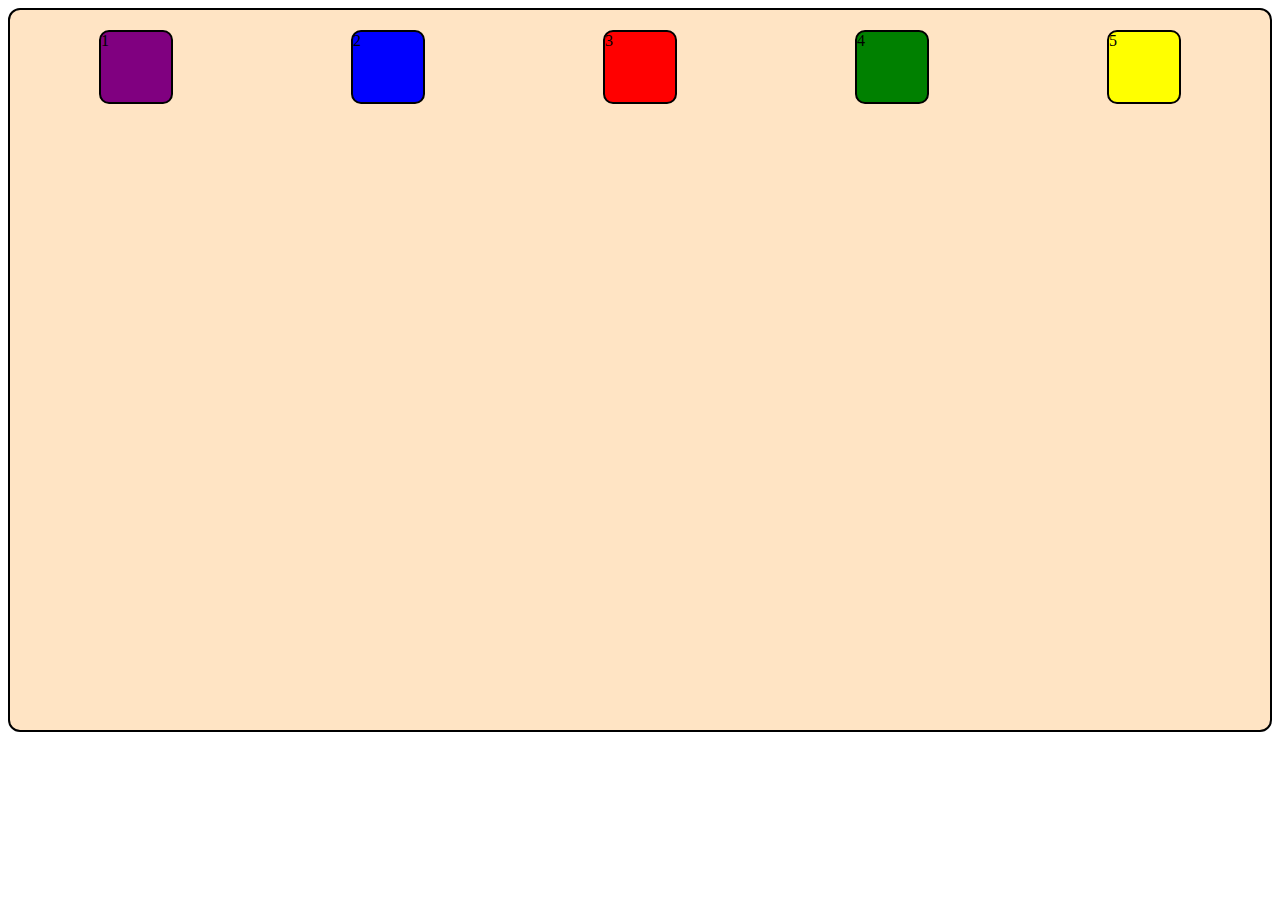
<file: Day10/index.html>
<!DOCTYPE html>
<html lang="en">
<head>
    <meta charset="UTF-8">
    <meta name="viewport" content="width=device-width, initial-scale=1.0">
    <title>Day10 Flexbox</title>
    <link rel="stylesheet" href="./CSS/style.css">
</head>
<body>
    <div class="container">
        <div class="box" id="box1">1</div>
        <div class="box" id="box2">2</div>
        <div class="box" id="box3">3</div>
        <div class="box" id="box4">4</div>
        <div class="box" id="box5">5</div>
    </div>
</body>
</html>
</file>
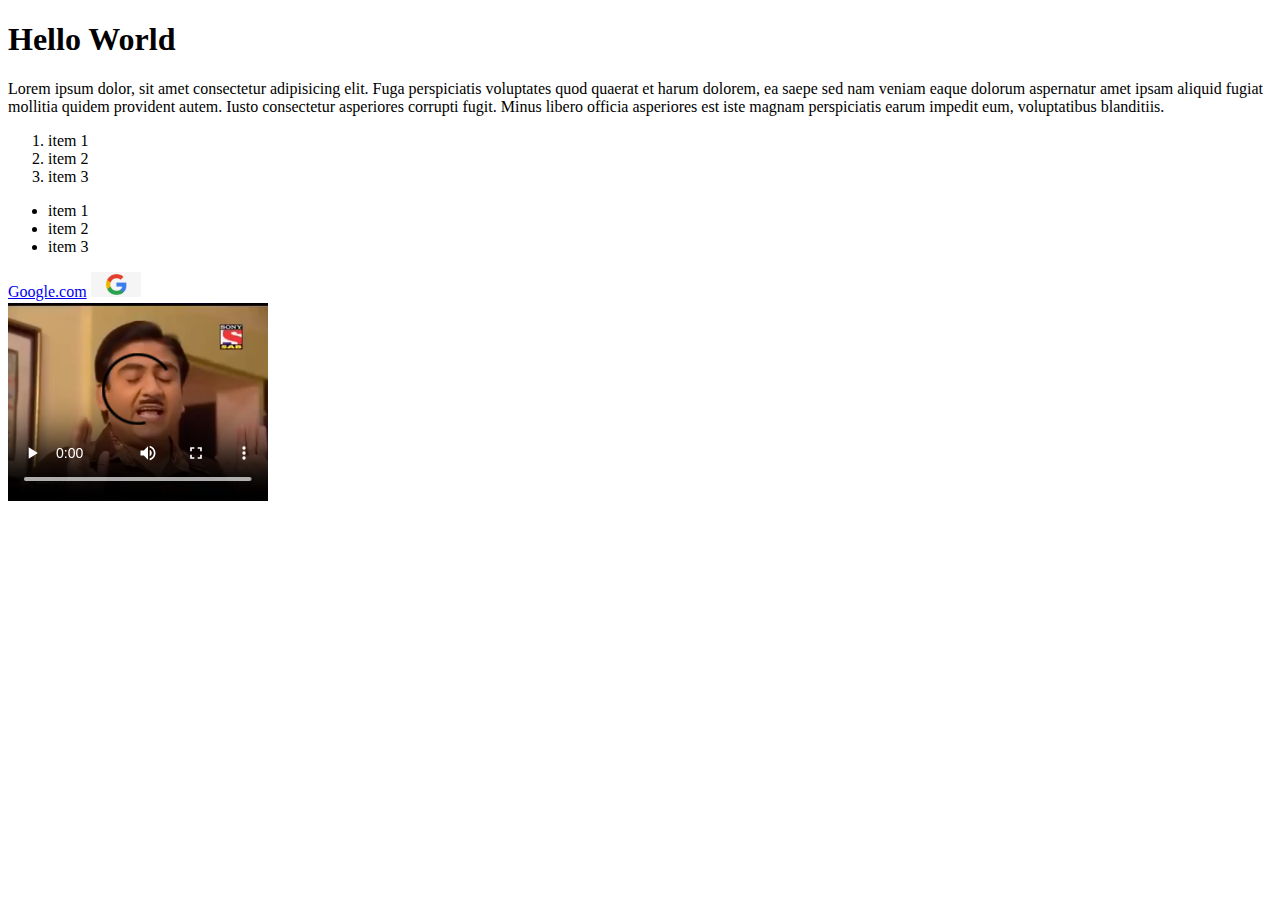
<file: Day2/index.html>
<!DOCTYPE html>
<html lang="en">
<head>
    <meta charset="UTF-8">
    <meta name="viewport" content="width=device-width, initial-scale=1.0">
    <title>Hello World</title>
</head>
<body>
    <h1>Hello World</h1>
    <p>Lorem ipsum dolor, sit amet consectetur adipisicing elit. Fuga perspiciatis voluptates quod quaerat et harum dolorem, ea saepe sed nam veniam eaque dolorum aspernatur amet ipsam aliquid fugiat mollitia quidem provident autem. Iusto consectetur asperiores corrupti fugit. Minus libero officia asperiores est iste magnam perspiciatis earum impedit eum, voluptatibus blanditiis.</p>

    <!-- Lists -->
    <!--ordered list-->
    <ol type="1">
        <li>item 1</li>
        <li>item 2</li>
        <li>item 3</li>
    </ol>

    <!-- unordered list -->
    <ul>
        <li>item 1</li>
        <li>item 2</li>
        <li>item 3</li>
    </ul>
    <!-- links -->
    <a href="https://www.google.com/" target="_blank">Google.com</a>

    <!-- image tag -->
    <img src="./Assets/images/google.jpg" alt="Image not found" height="25" width="50">

    <br>
    <!-- Video tag -->

    <video controls height="200" width="260">
        <source src="./Assets/videos/Jethalal Happy Diwali Video Download-(BestStatusVideo.com).mp4" type="video/mp4">
    </video>

</body>
</html>
</file>
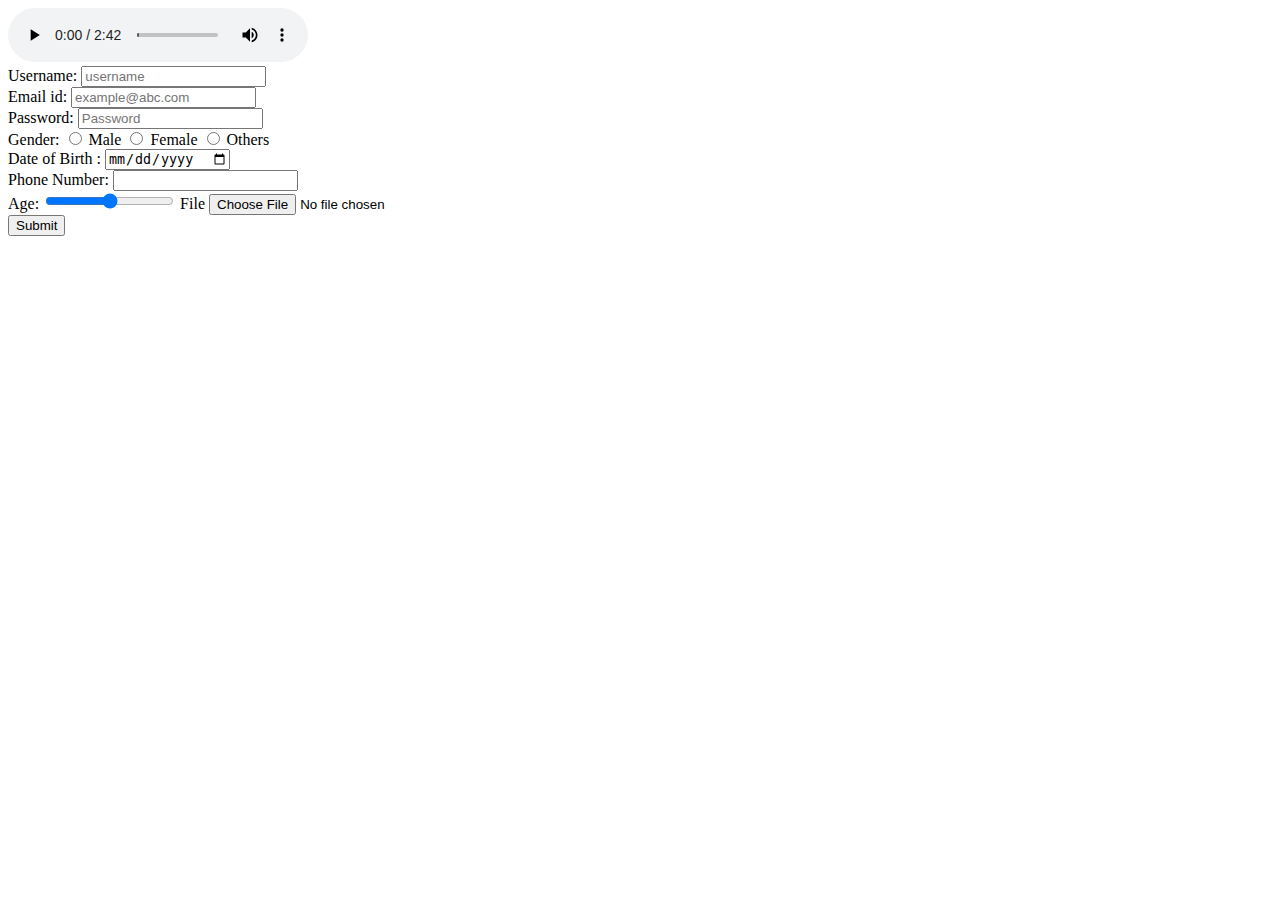
<file: Day3/index.html>
<!DOCTYPE html>
<html lang="en">
<head>
    <meta charset="UTF-8">
    <meta name="viewport" content="width=device-width, initial-scale=1.0">
    <title>Day-3</title>
</head>
<body>
    <!-- Audio in HTML -->
    <audio  controls >
        <source src="./Assets/Audio/ChooLoFlipped.mp3" type="audio/mp3">
    </audio>

    <!-- HTML Forms -->
    <form action="#" method="post">
        <label>Username: </label>
        <input type="text" placeholder="username">
        <br>
        <label>Email id: </label>
        <input type="email" placeholder="example@abc.com">
        <br>
        <label>Password: </label>
        <input type="password" placeholder="Password">
        <br>
        <label>Gender: </label>
        <input type="radio" name="gender" id="male">
        <label for="male">Male</label>
        <input type="radio" name="gender" id="female">
        <label for="female">Female</label>
        <input type="radio" name="gender" id="others">
        <label for="others">Others</label>
        <br>
        <label>Date of Birth : </label>
        <input type="date">
        <br>
        <label>Phone Number: </label>
        <input type="tel">
        <br>
        <label>Age: </label>
        <input type="range" min="16" max="100">
        <label>File</label>
        <input type="file">
        <br>
        <input type="submit">
    </form>
</body>
</html>
</file>
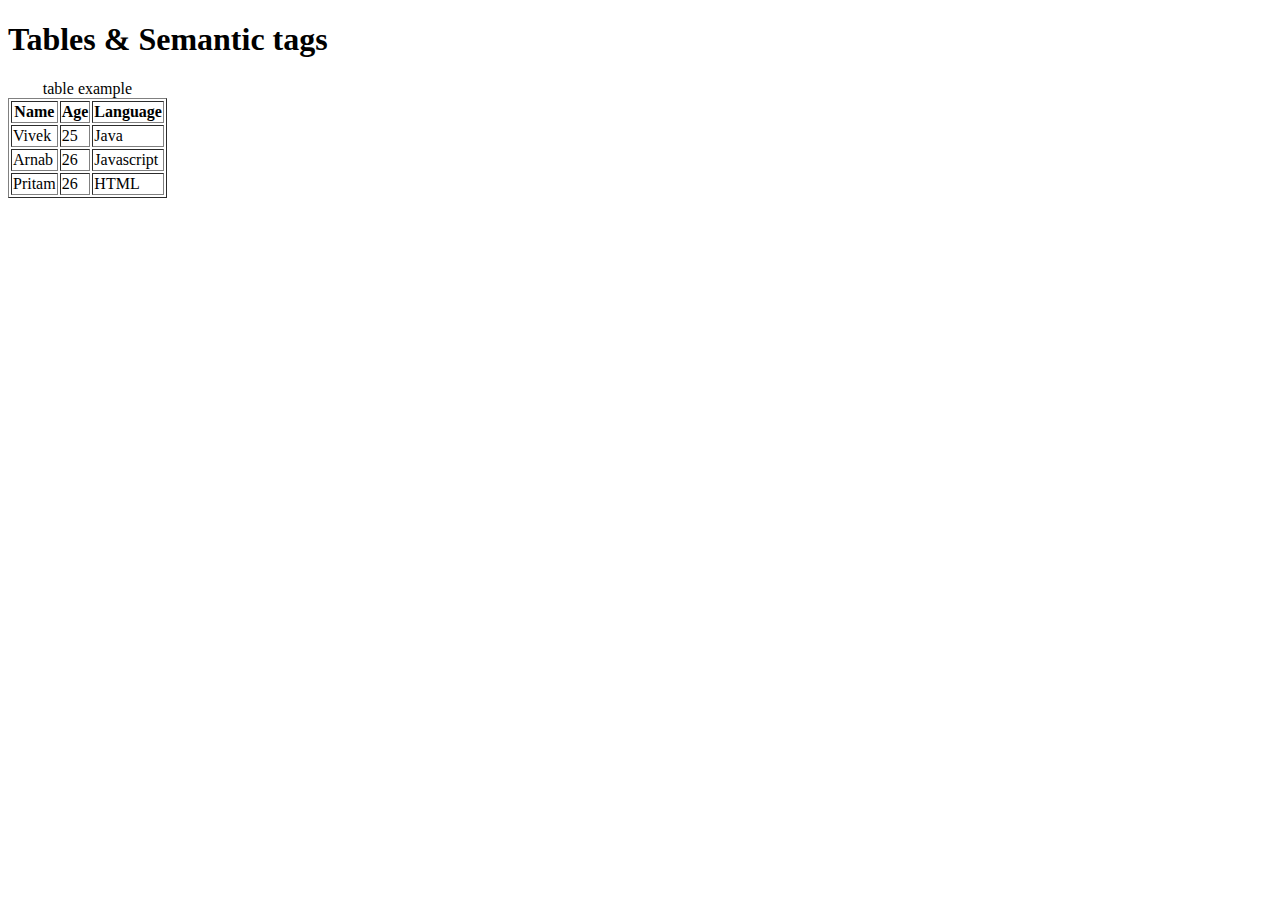
<file: Day4/index.html>
<!DOCTYPE html>
<html lang="en">
<head>
    <meta charset="UTF-8">
    <meta name="viewport" content="width=device-width, initial-scale=1.0">
    <title>Tables & Semantic tags</title>
</head>
<body>
    <!-- Tables -->
    <H1>Tables & Semantic tags</H1>
    <Table border="1">
        <thead>
        <tr>
            <th>Name</th>
            <th>Age</th>
            <th>Language</th>
        </tr>
        </thead>
        <tbody>
        <tr>
            <td>Vivek</td>
            <td>25</td>
            <td>Java</td>
        </tr>
        <tr>
            <td>Arnab</td>
            <td>26</td>
            <td>Javascript</td>
        </tr>
        <tr>
            <td>Pritam</td>
            <td>26</td>
            <td>HTML</td>
        </tr>
        </tbody>
        <tfoot></tfoot>
        <caption>table example</caption>
    </Table>
    <!-- Semantic tags -->
    
</body>
</html>
</file>
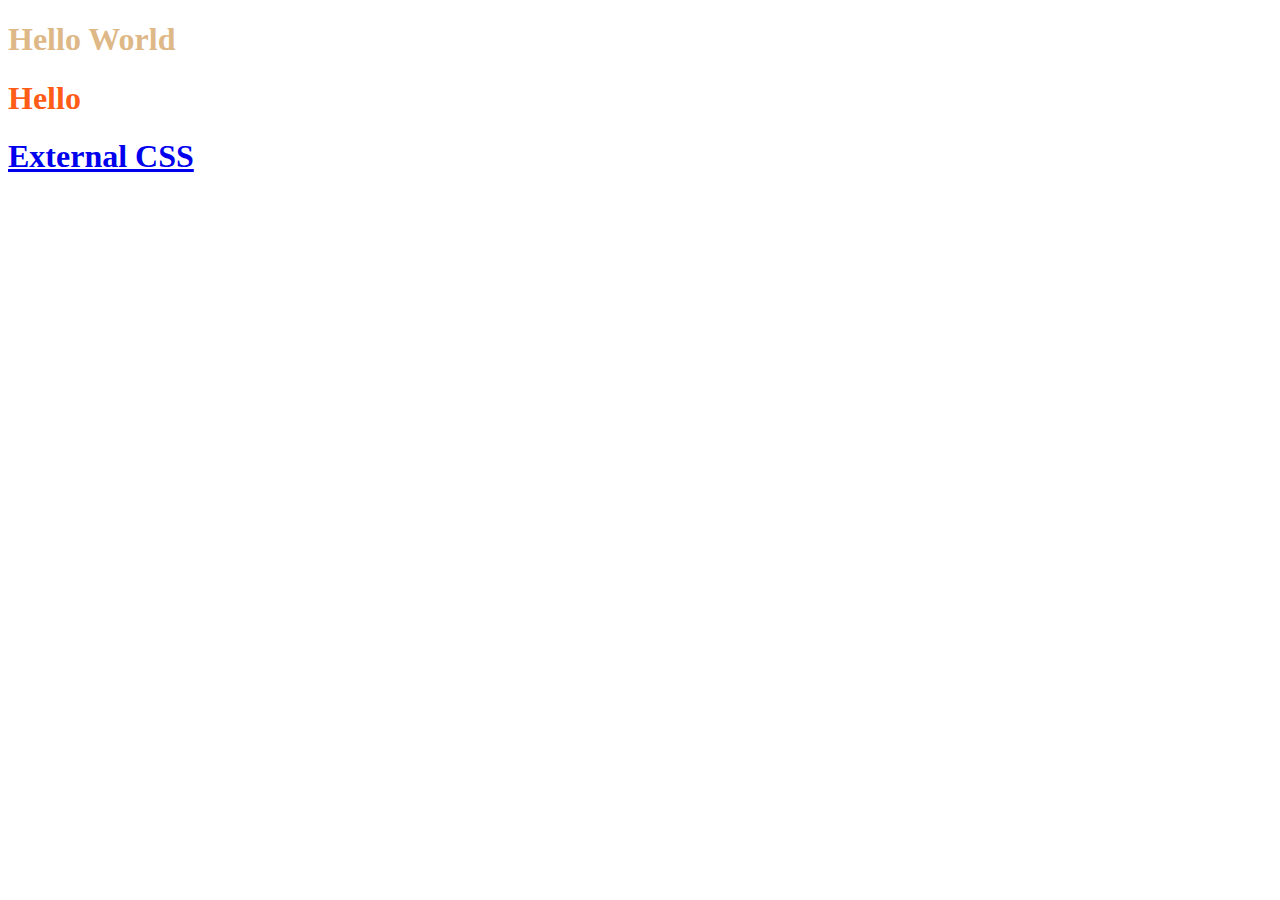
<file: Day5/index.html>
<!DOCTYPE html>
<html lang="en">
<head>
    <meta charset="UTF-8">
    <meta name="viewport" content="width=device-width, initial-scale=1.0">
    <title>CSS day 1</title>
    <!-- internal css -->
    <style>
        h1
        {
            color: rgba(255, 77, 0, 0.921);
        }
    </style>
</head>
<body>
    <!-- Inline CSS -->
    <h1 style="color: burlywood;">Hello World</h1>
    <h1>Hello</h1>
    <h1><a href="./external_css.html">External CSS</a></h1>
</body>
</html>
</file>
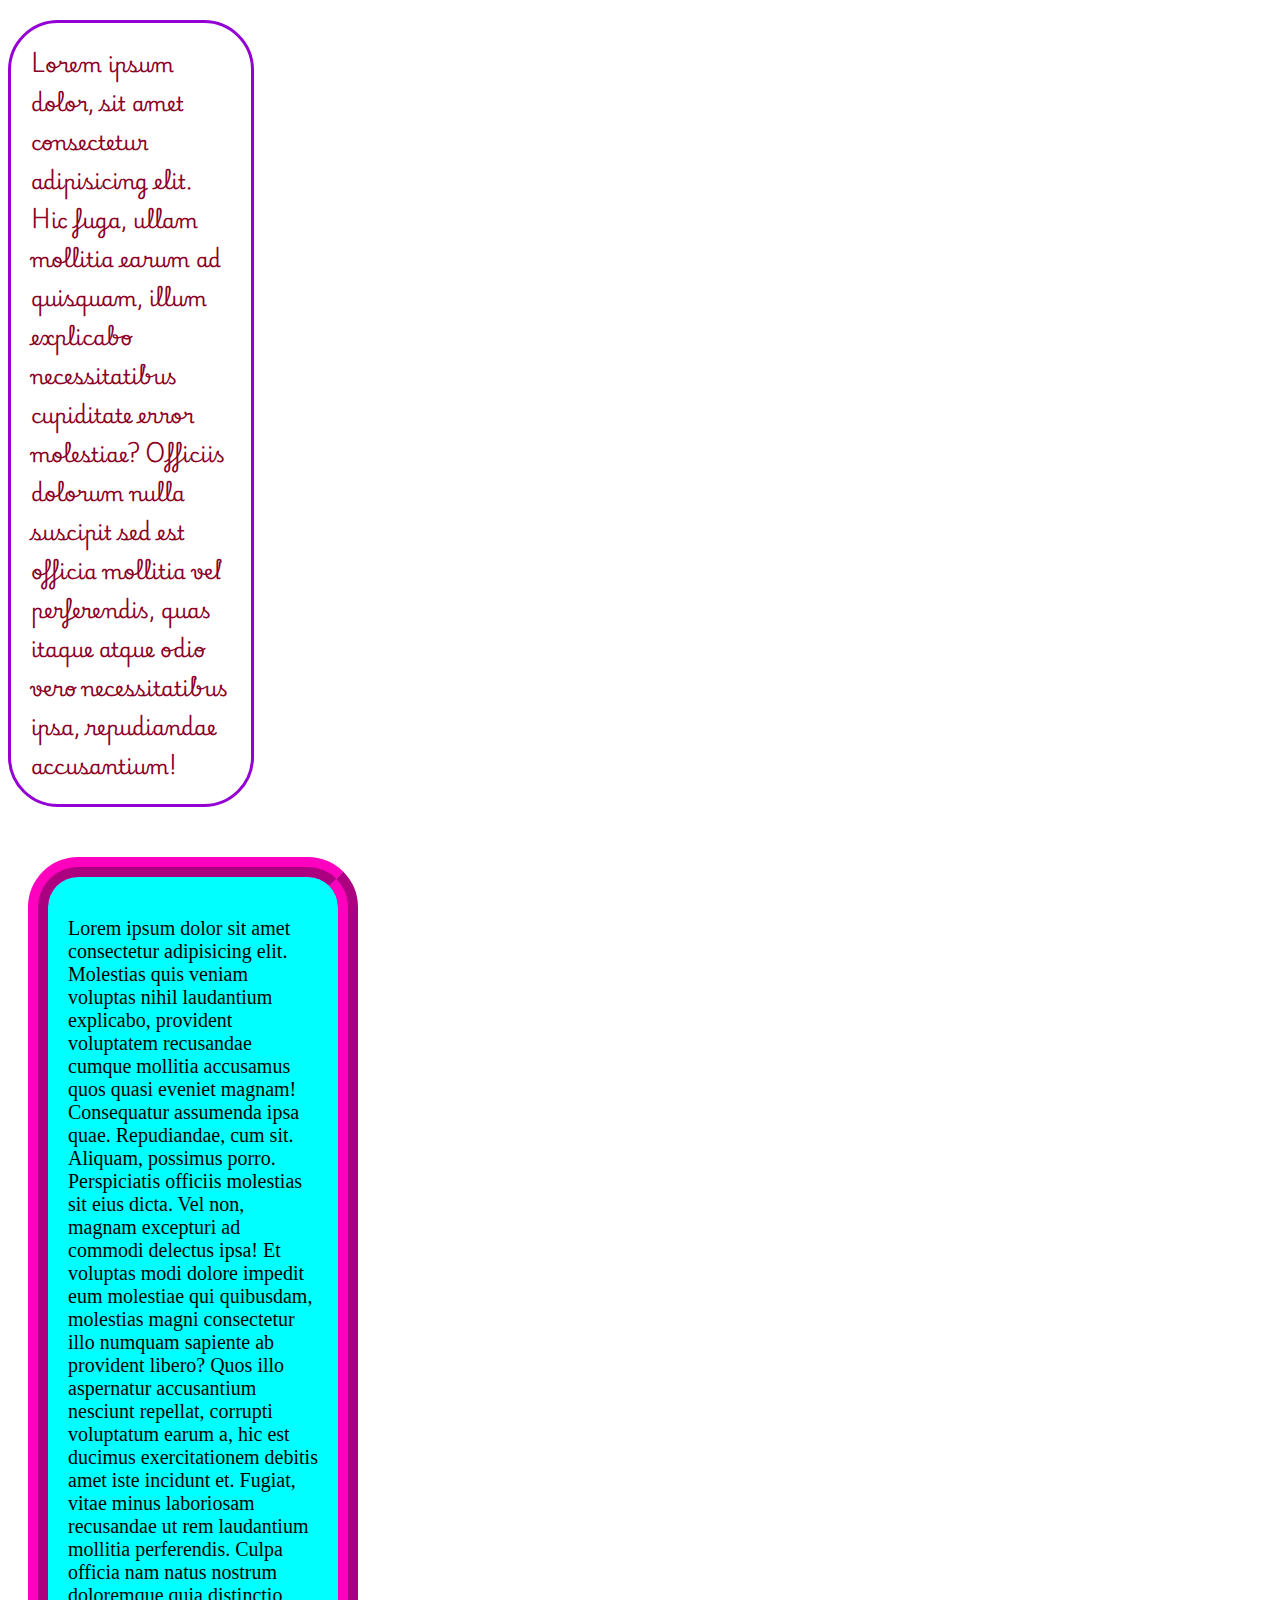
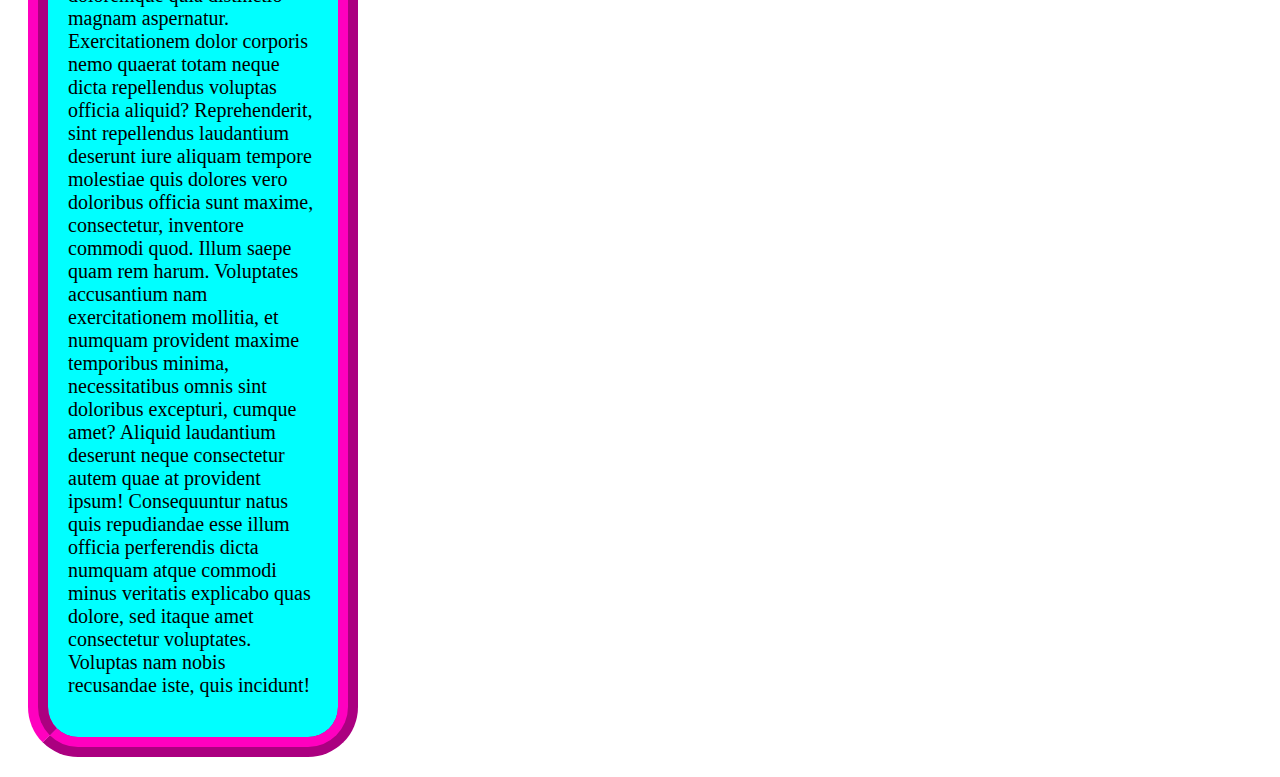
<file: Day6/index.html>
<!DOCTYPE html>
<html lang="en">
<head>
    <meta charset="UTF-8">
    <meta name="viewport" content="width=device-width, initial-scale=1.0">
    <title>Day6</title>
    <link rel="stylesheet" href="./css/style.css">
</head>
<body>
    <p class="box">Lorem ipsum dolor, sit amet consectetur adipisicing elit. Hic fuga, ullam mollitia earum ad quisquam, illum explicabo necessitatibus cupiditate error molestiae? Officiis dolorum nulla suscipit sed est officia mollitia vel perferendis, quas itaque atque odio vero necessitatibus ipsa, repudiandae accusantium!</p>
    <div class="divClass">
        <p>Lorem ipsum dolor sit amet consectetur adipisicing elit. Molestias quis veniam voluptas nihil laudantium explicabo, provident voluptatem recusandae cumque mollitia accusamus quos quasi eveniet magnam! Consequatur assumenda ipsa quae. Repudiandae, cum sit. Aliquam, possimus porro. Perspiciatis officiis molestias sit eius dicta. Vel non, magnam excepturi ad commodi delectus ipsa! Et voluptas modi dolore impedit eum molestiae qui quibusdam, molestias magni consectetur illo numquam sapiente ab provident libero? Quos illo aspernatur accusantium nesciunt repellat, corrupti voluptatum earum a, hic est ducimus exercitationem debitis amet iste incidunt et. Fugiat, vitae minus laboriosam recusandae ut rem laudantium mollitia perferendis. Culpa officia nam natus nostrum doloremque quia distinctio magnam aspernatur. Exercitationem dolor corporis nemo quaerat totam neque dicta repellendus voluptas officia aliquid? Reprehenderit, sint repellendus laudantium deserunt iure aliquam tempore molestiae quis dolores vero doloribus officia sunt maxime, consectetur, inventore commodi quod. Illum saepe quam rem harum. Voluptates accusantium nam exercitationem mollitia, et numquam provident maxime temporibus minima, necessitatibus omnis sint doloribus excepturi, cumque amet? Aliquid laudantium deserunt neque consectetur autem quae at provident ipsum! Consequuntur natus quis repudiandae esse illum officia perferendis dicta numquam atque commodi minus veritatis explicabo quas dolore, sed itaque amet consectetur voluptates. Voluptas nam nobis recusandae iste, quis incidunt!</p>

    </div>
</body>
</html>
</file>
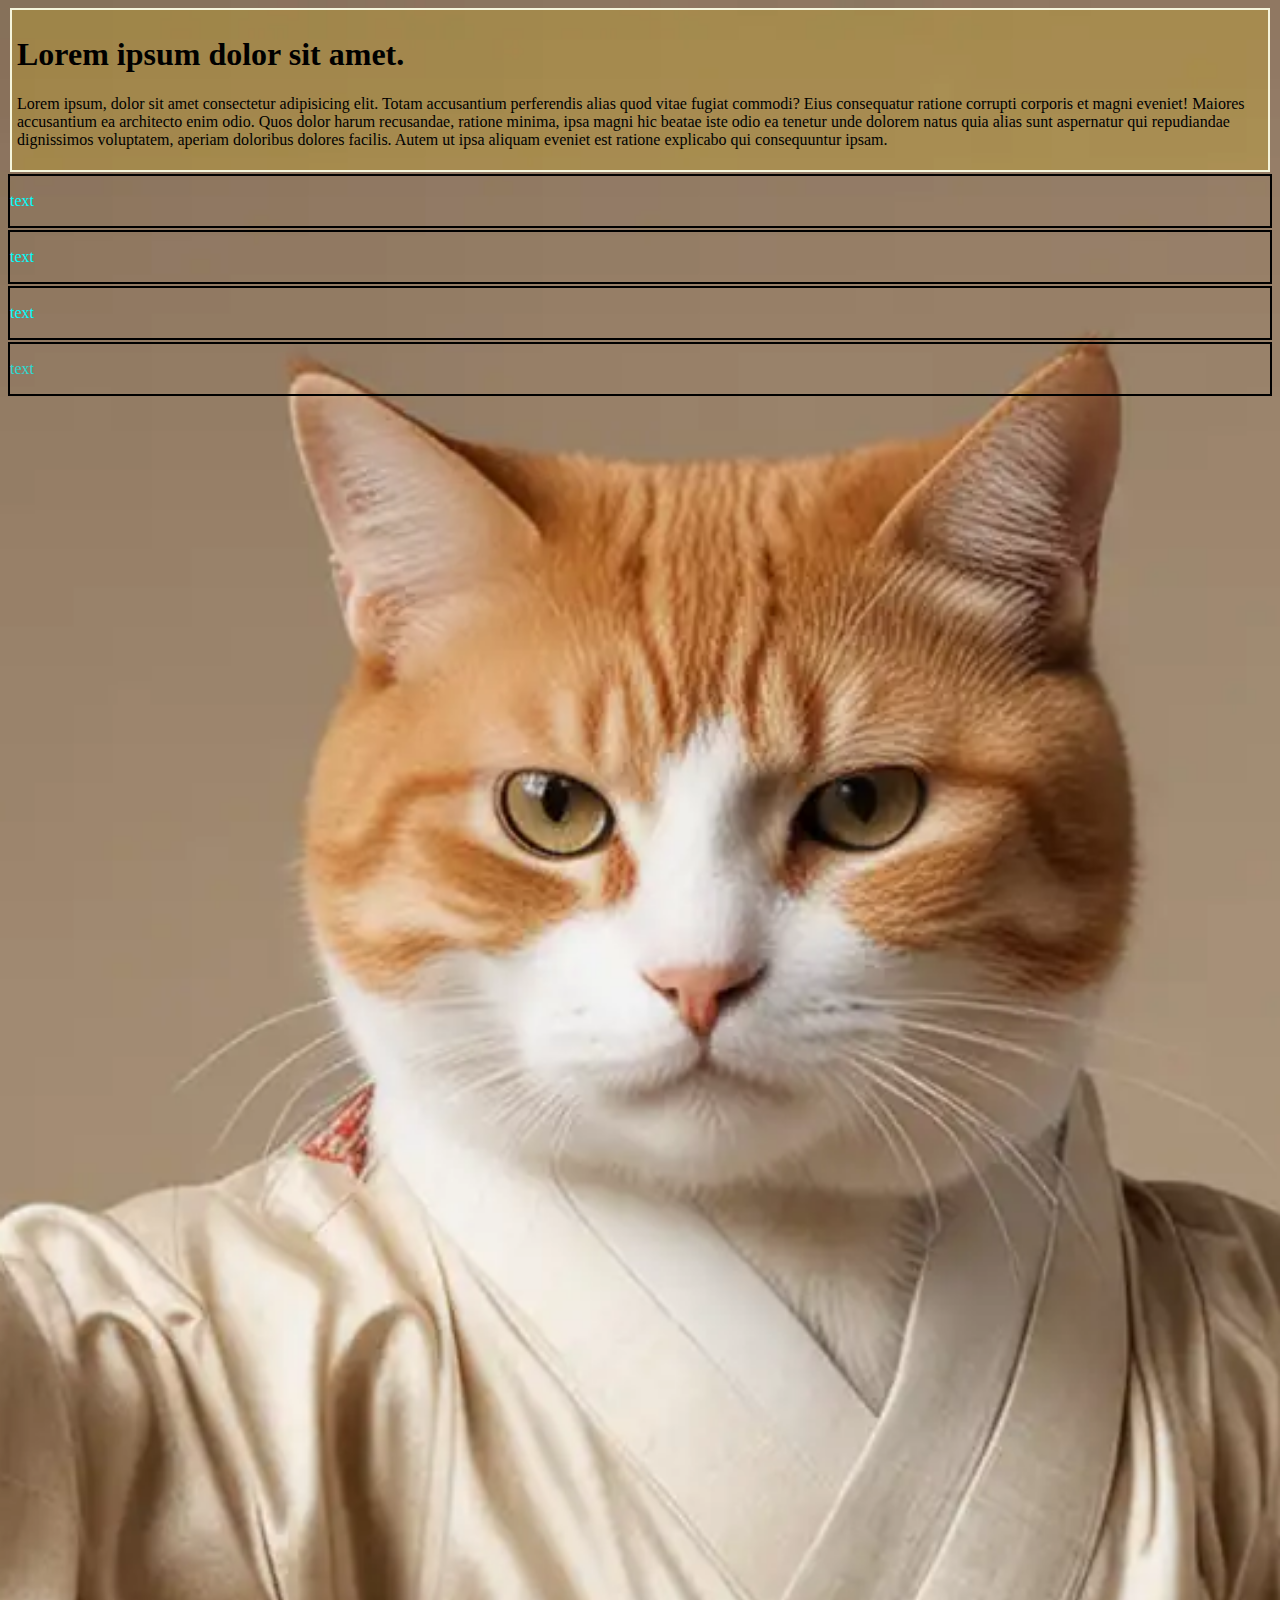
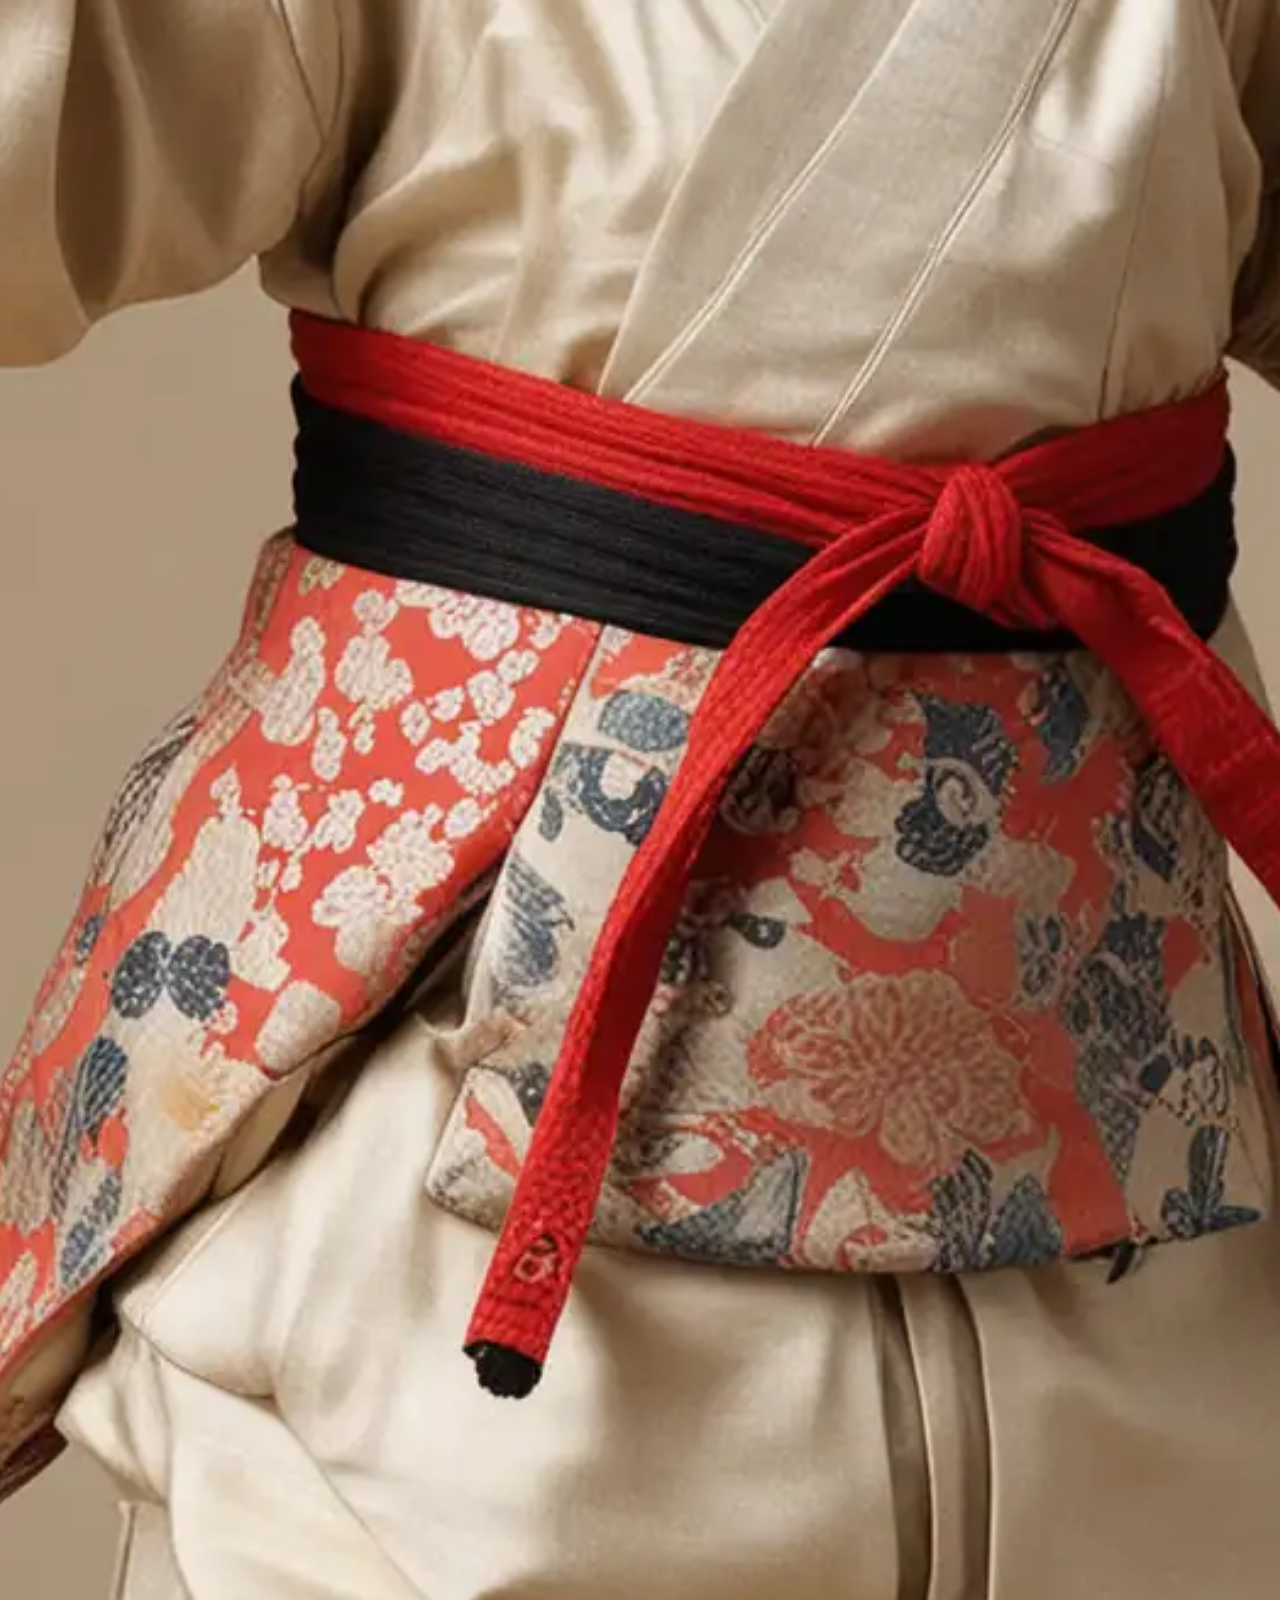
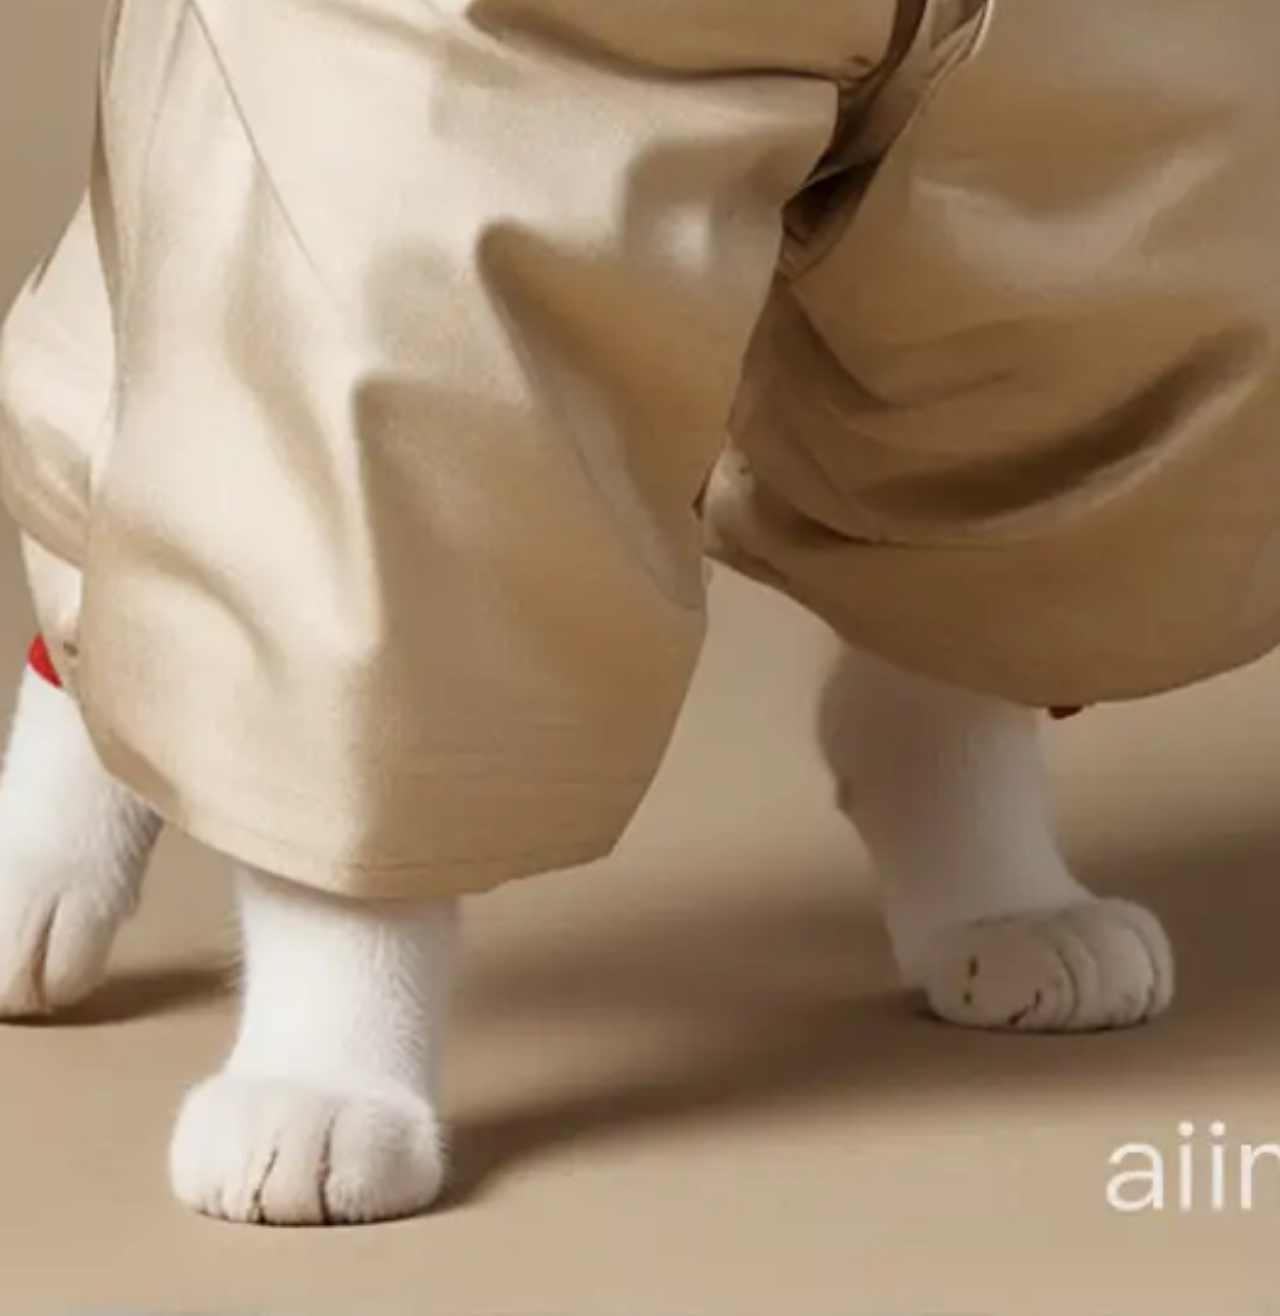
<file: Day7/index.html>
<!DOCTYPE html>
<html lang="en">
<head>
    <meta charset="UTF-8">
    <meta name="viewport" content="width=device-width, initial-scale=1.0">
    <title>Day 7 css</title>
    <link rel="stylesheet" href="./CSS/style.css">
</head>
<body>
    <div class="container">
        <h1>Lorem ipsum dolor sit amet.</h1>
        <p>Lorem ipsum, dolor sit amet consectetur adipisicing elit. Totam accusantium perferendis alias quod vitae fugiat commodi? Eius consequatur ratione corrupti corporis et magni eveniet! Maiores accusantium ea architecto enim odio. Quos dolor harum recusandae, ratione minima, ipsa magni hic beatae iste odio ea tenetur unde dolorem natus quia alias sunt aspernatur qui repudiandae dignissimos voluptatem, aperiam doloribus dolores facilis. Autem ut ipsa aliquam eveniet est ratione explicabo qui consequuntur ipsam.</p>
    </div>
<!-- colors -->
    <div class="colorName">
        <!-- color name -->
        <p>text</p>
    </div>
    <div class="colorHex">
        <!-- color hex value -->
        <p>text</p>
    </div>
    <div class="colorRGB">
        <!-- color rgb value -->
        <p>text</p>
    </div>
    <div class="colorRGBA">
        <!-- color rggb value with alpha value -->
        <p>text</p>
    </div>
</body>
</html>
</file>
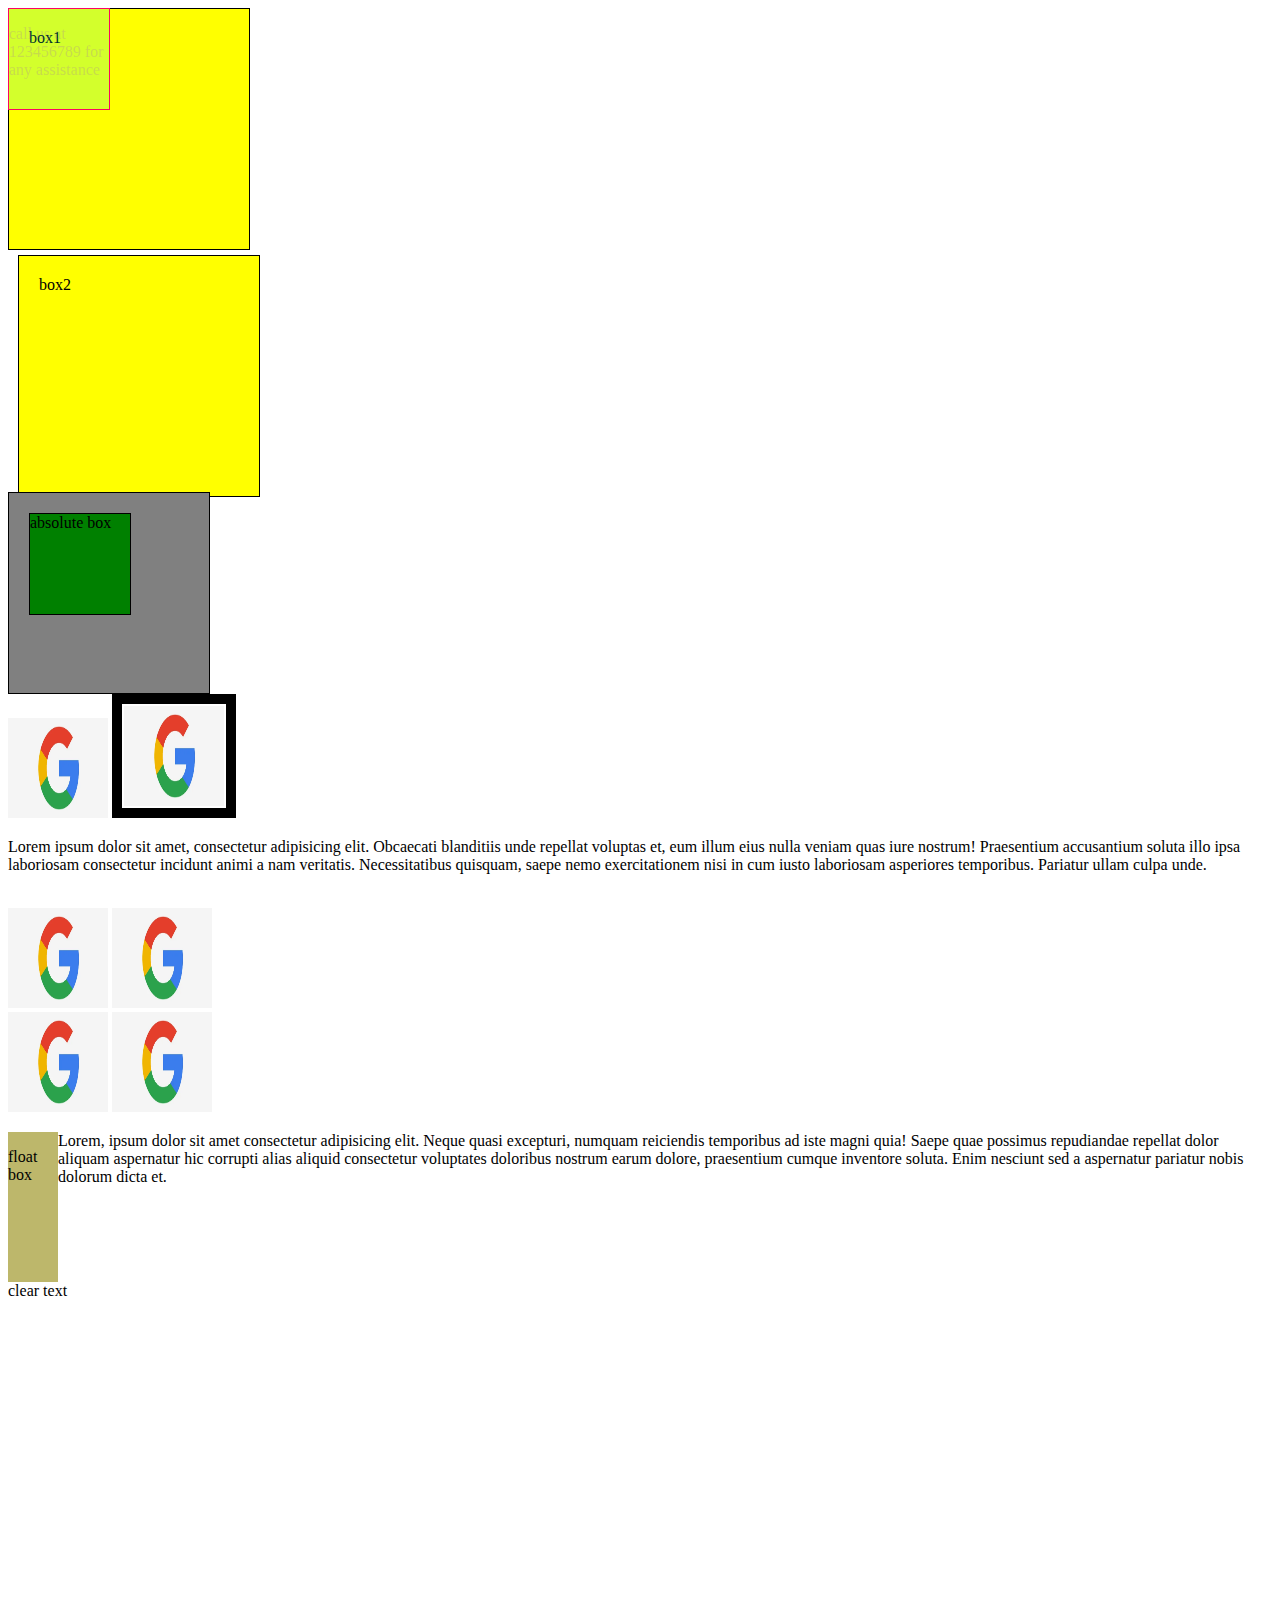
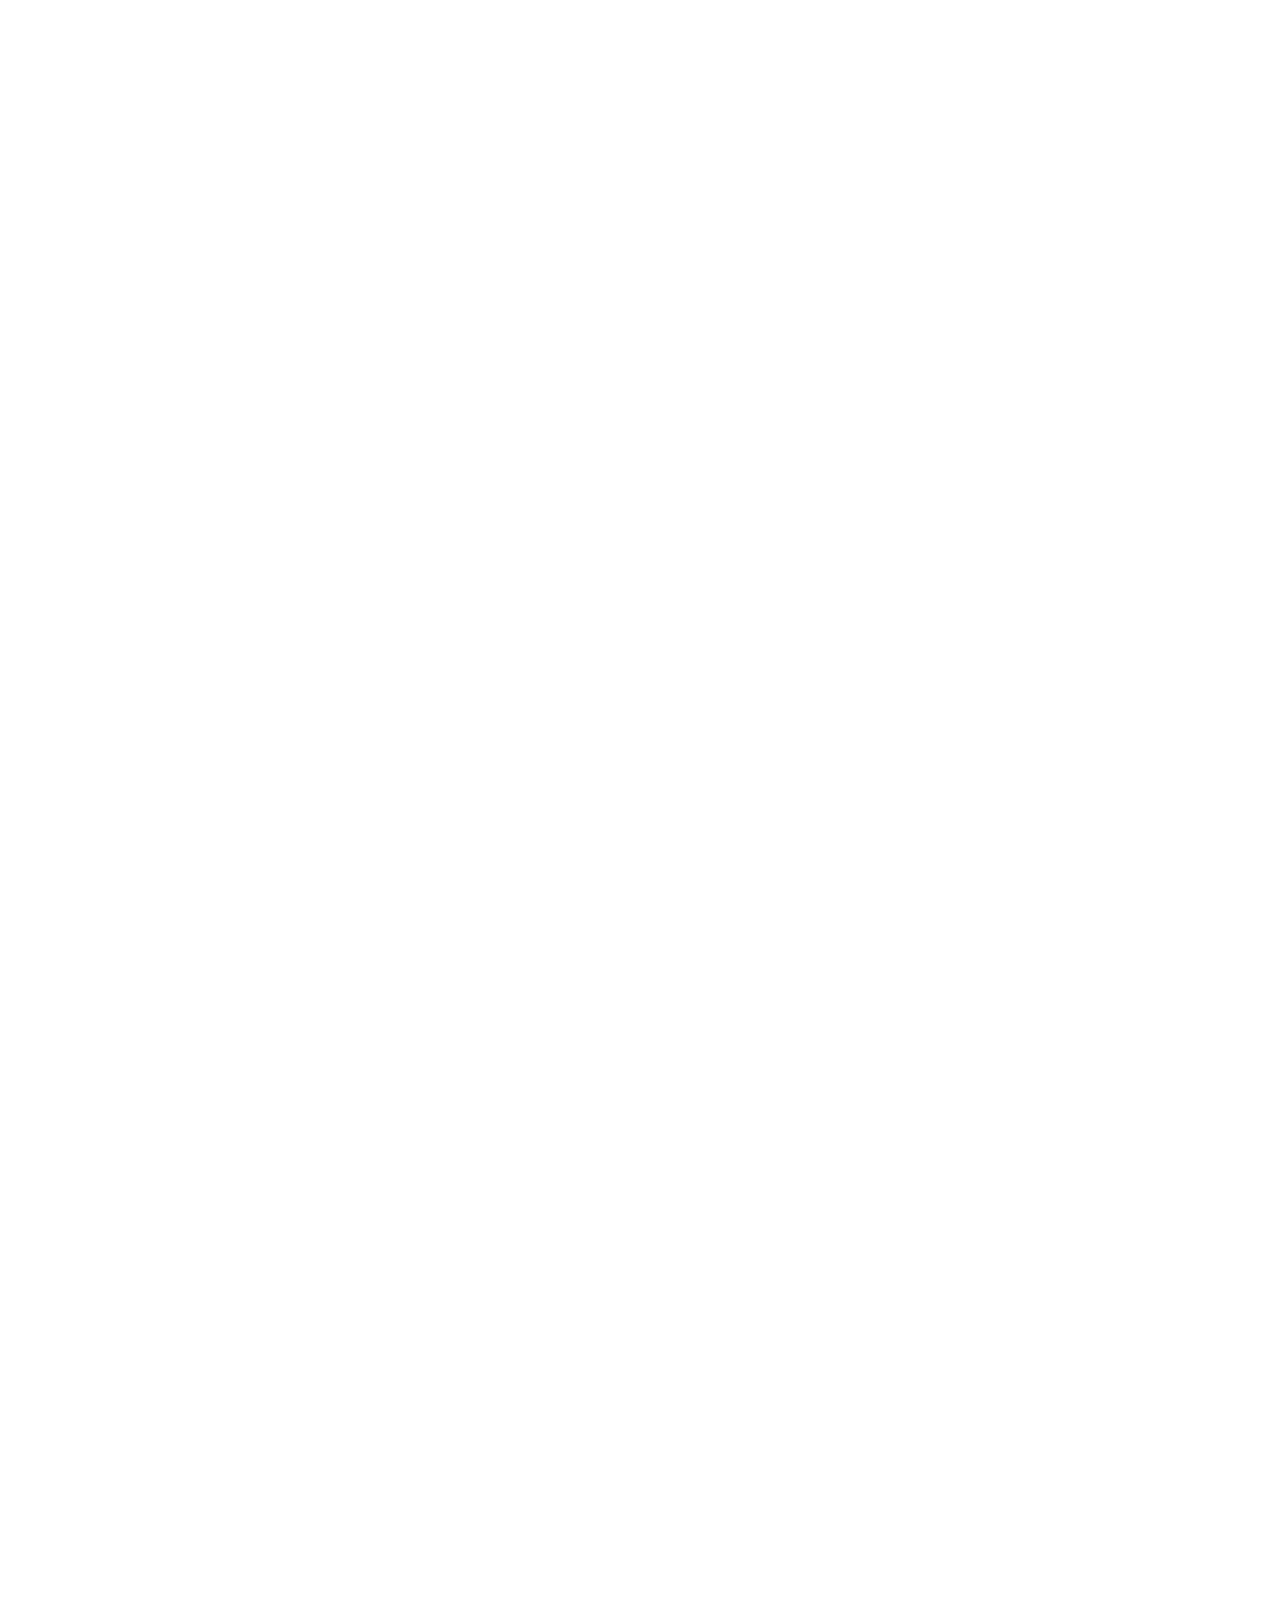
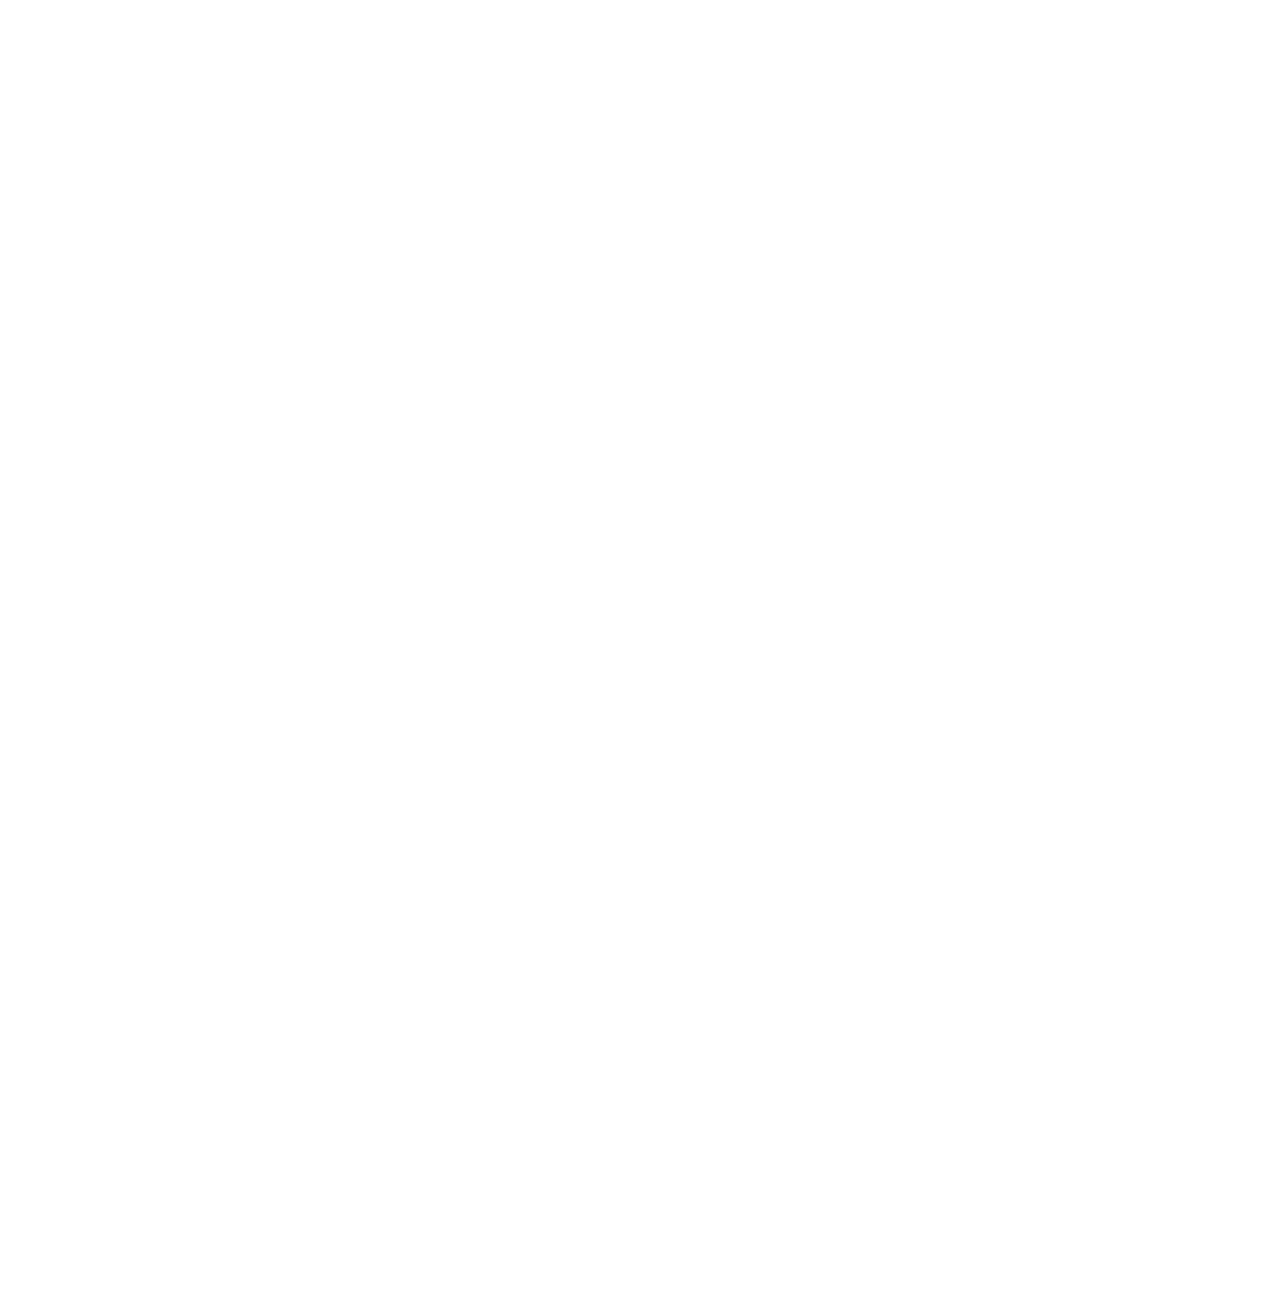
<file: Day8/index.html>
<!DOCTYPE html>
<html lang="en" style="height: 500vh;">
<head>
    <meta charset="UTF-8">
    <meta name="viewport" content="width=device-width, initial-scale=1.0">
    <link rel="stylesheet" href="./CSS/style.css">
    <title>Day8 Positioning</title>
</head>
<body>
    <!-- fixed positioning -->
    <div class="fixedPos">
        <!-- <img class="image"  src="./Assets/Images/google.jpg" alt="image not found"> -->
         <p>call us at 123456789 for any assistance</p>
    </div>
    <!-- static positioning -->
    <div class="Box">
        box1
    </div>
    <!-- relative positioning -->
    <div class="num2">
        box2
    </div>
    <!-- absolute positioning -->
    <div class="parent">
        <div class="absBox"> absolute box</div>
    </div>

    <!-- sticky positioning -->

    <img class="image" src="./Assets/Images/google.jpg" alt="image not found" height="100" width="100">
    <img class="image2" src="./Assets/Images/google.jpg" alt="image not found" height="100" width="100">
    <p>Lorem ipsum dolor sit amet, consectetur adipisicing elit. Obcaecati blanditiis unde repellat voluptas et, eum illum eius nulla veniam quas iure nostrum! Praesentium accusantium soluta illo ipsa laboriosam consectetur incidunt animi a nam veritatis. Necessitatibus quisquam, saepe nemo exercitationem nisi in cum iusto laboriosam asperiores temporibus. Pariatur ullam culpa unde.</p>
    <br>
    <img class="image" src="./Assets/Images/google.jpg" alt="image not found" height="100" width="100">
    <img class="image" src="./Assets/Images/google.jpg" alt="image not found" height="100" width="100">
    <br>
    <img class="image" src="./Assets/Images/google.jpg" alt="image not found" height="100" width="100">
    <img class="image" src="./Assets/Images/google.jpg" alt="image not found" height="100" width="100">
    <br>
    <!-- float & clear -->
    <div class="floatAndClear">
        <div class="floatingBox">
            <p>float box</p>
        </div>
        <div class="normalText">
            <p>Lorem, ipsum dolor sit amet consectetur adipisicing elit. Neque quasi excepturi, numquam reiciendis temporibus ad iste magni quia! Saepe quae possimus repudiandae repellat dolor aliquam aspernatur hic corrupti alias aliquid consectetur voluptates doloribus nostrum earum dolore, praesentium cumque inventore soluta. Enim nesciunt sed a aspernatur pariatur nobis dolorum dicta et.</p>
        </div>
        <div class="clearText">
            <p>clear text</p>
        </div>
        
    </div>
    
</body>
</html>
</file>
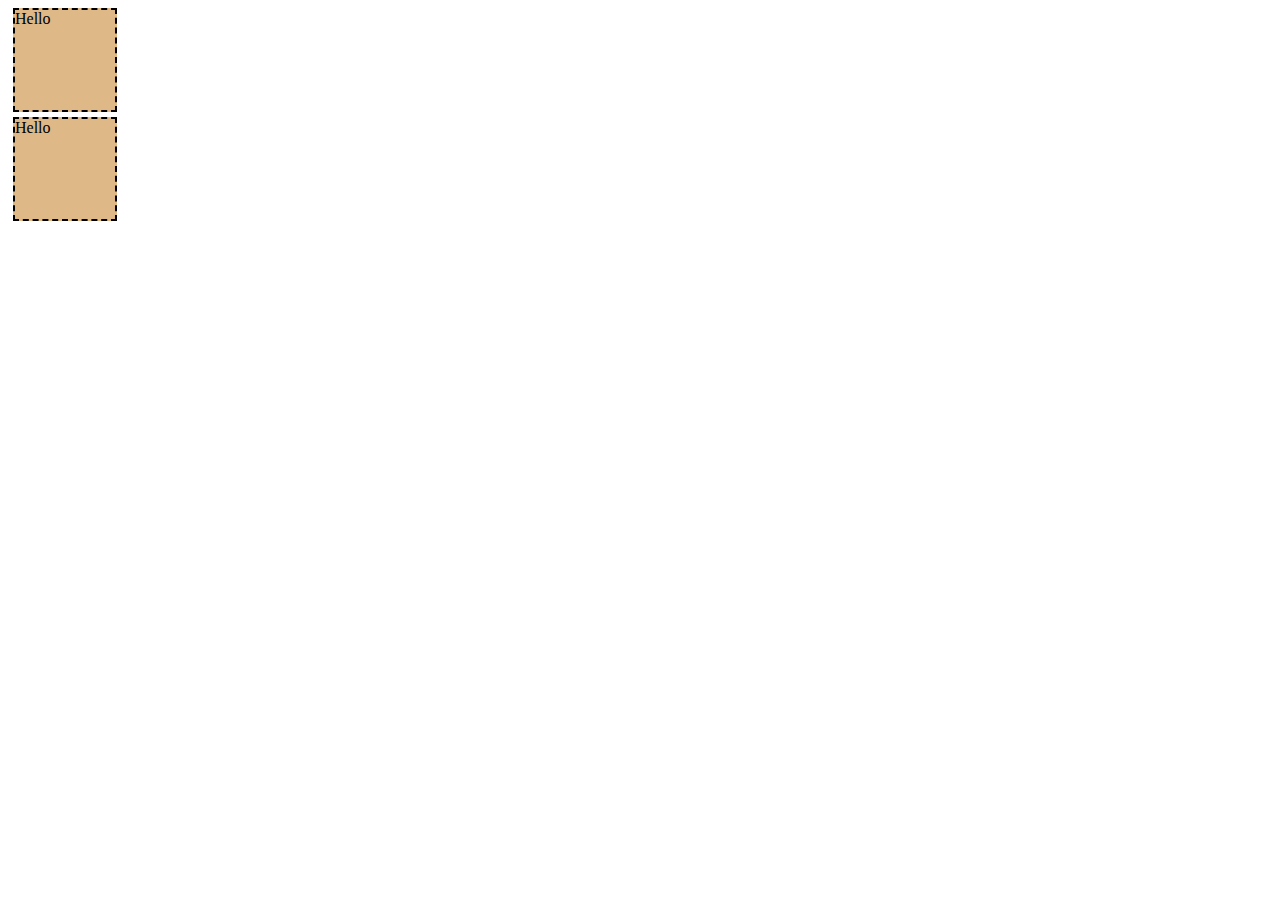
<file: Day9/index.html>
<!DOCTYPE html>
<html lang="en">
<head>
    <meta charset="UTF-8">
    <meta name="viewport" content="width=device-width, initial-scale=1.0">
    <title>Document</title>
    <link rel="stylesheet" href="./CSS/style.css">
</head>
<body>
    <div>
        Hello
    </div>
    <div>
        Hello
    </div>
</body>
</html>
</file>
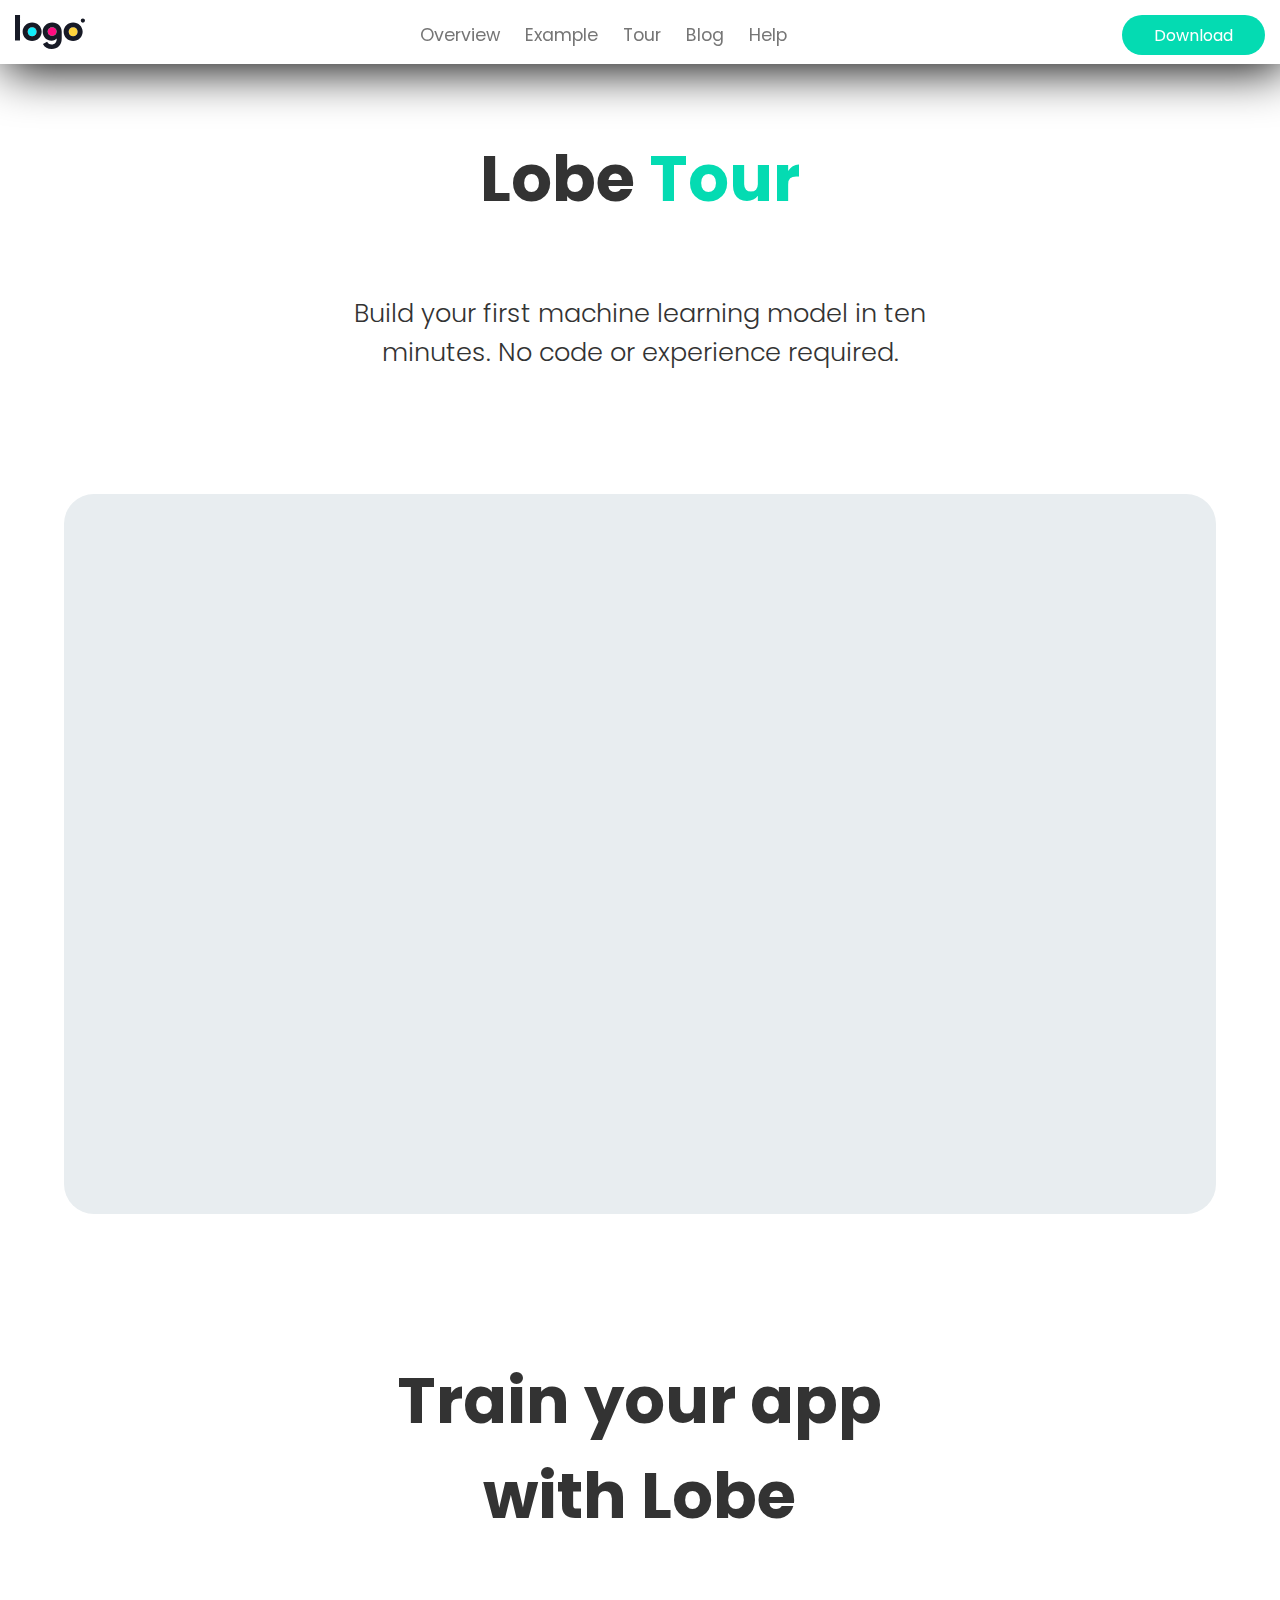
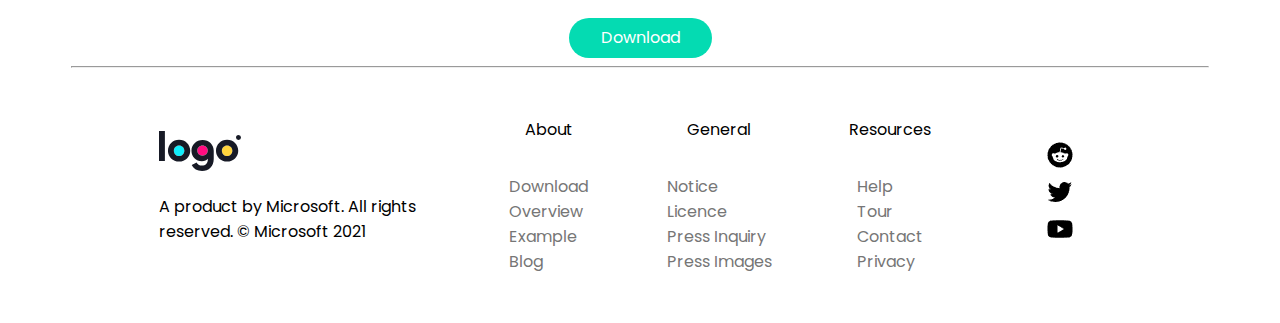
<file: Assignments/001-Lobe/index.html>
<!DOCTYPE html>
<html lang="en">
<head>
    <meta charset="UTF-8">
    <meta name="viewport" content="width=device-width, initial-scale=1.0">
    <title>Lobe | Machine learning made easy</title>
    <link rel="stylesheet" href="./CSS/style.css">
</head>
<body>
    <nav class="nav-container">
        <!-- left -->
        <img src="./Assets/Images/logo.svg" alt="logo">
        <!-- middle -->
         <ul class="nav-links-container">
            <li class="nav-link">
                <a href="#" class="nav-link-item">Overview</a>
            </li>
            <li class="nav-link">
                <a href="#" class="nav-link-item">Example</a>
            </li>
            <li class="nav-link">
                <a href="#" class="nav-link-item">Tour</a>
            </li>
            <li class="nav-link">
                <a href="#" class="nav-link-item">Blog</a>
            </li>
            <li class="nav-link">
                <a href="#" class="nav-link-item">Help</a>
            </li>
         </ul>
        <!-- right -->
         <button class="downloadButton">Download</button>

    </nav>

    <section class="section">
        <div class="hero-container">
            <div class="upper-hero-container">
                <h1 class="upper-title">Lobe <span style="color: #04dbb2;">Tour</span></h1>
                <p class="description">Build your first machine learning model in ten minutes. No code or experience required.

                </p>
            </div>
            <div class="middle-hero-container">
                <video src=""></video>
            </div>
            <div class="lower-hero-container">
                <h1 class="lower-title">Train your app with Lobe</h1>
                <button class="downloadButton">Download</button>
            </div>
        </div>
    </section>
    <hr class="horizontal-rule-after-hero-section">
    <!-- Footer -->
    <footer class="footer">
        <div class="copyright-info">
            <img src="./Assets/Images/logo.svg" alt="logo">
            <p>A product by Microsoft.
                All rights reserved.
                © Microsoft 2021</p>
        </div>

        <div class="footer-about footer-component-column">
            <p>About</p>
            <ul class="about-link-container footer-link-container">
                <li class="about-link footer-link"><a href="#" class="footer-link-item">Download</a></li>
                <li class="about-link footer-link"><a href="#" class="footer-link-item">Overview</a></li>
                <li class="about-link footer-link"><a href="#" class="footer-link-item">Example</a></li>
                <li class="about-link footer-link"><a href="#" class="footer-link-item">Blog</a></li>
            </ul>
            
        </div>

        <div class="footer-general footer-component-column ">
            <p>General</p>
            <ul class="general-link-container footer-link-container">
                <li class="general-link footer-link"><a href="#" class="footer-link-item">Notice</a></li>
                <li class="general-link footer-link"><a href="#" class="footer-link-item">Licence</a></li>
                <li class="general-link footer-link"><a href="#" class="footer-link-item">Press Inquiry</a></li>
                <li class="general-link footer-link"><a href="#" class="footer-link-item">Press Images</a></li>
            </ul>
        </div>

        <div class="footer-resources footer-component-column">
            <p>Resources</p>
            <ul class="resources-link-container footer-link-container">
                <li class="resources-link footer-link"><a href="#" class="footer-link-item">Help</a></li>
                <li class="resources-link footer-link"><a href="#" class="footer-link-item">Tour</a></li>
                <li class="resources-link footer-link"><a href="#" class="footer-link-item">Contact</a></li>
                <li class="resources-link footer-link"><a href="#" class="footer-link-item">Privacy</a></li>
            </ul>
        </div>
        
        <div class="footer-social footer-component-column"> 
            <!-- <p>Social</p> -->
            <ul class="social-link-container footer-link-container">
                <li class="social-links footer-link"><a href="#" class="footer-link-item"><img src="[data-uri]"/></a></li>
                <li class="social-links footer-link"><a href="#" class="footer-link-item"><img src="[data-uri]"/></a></li>
                <li class="social-links footer-link"><a href="#" class="footer-link-item"><img src="[data-uri]"/></a></li>
            </ul>
        </div>
    </footer>

</body>
</html>
</file>
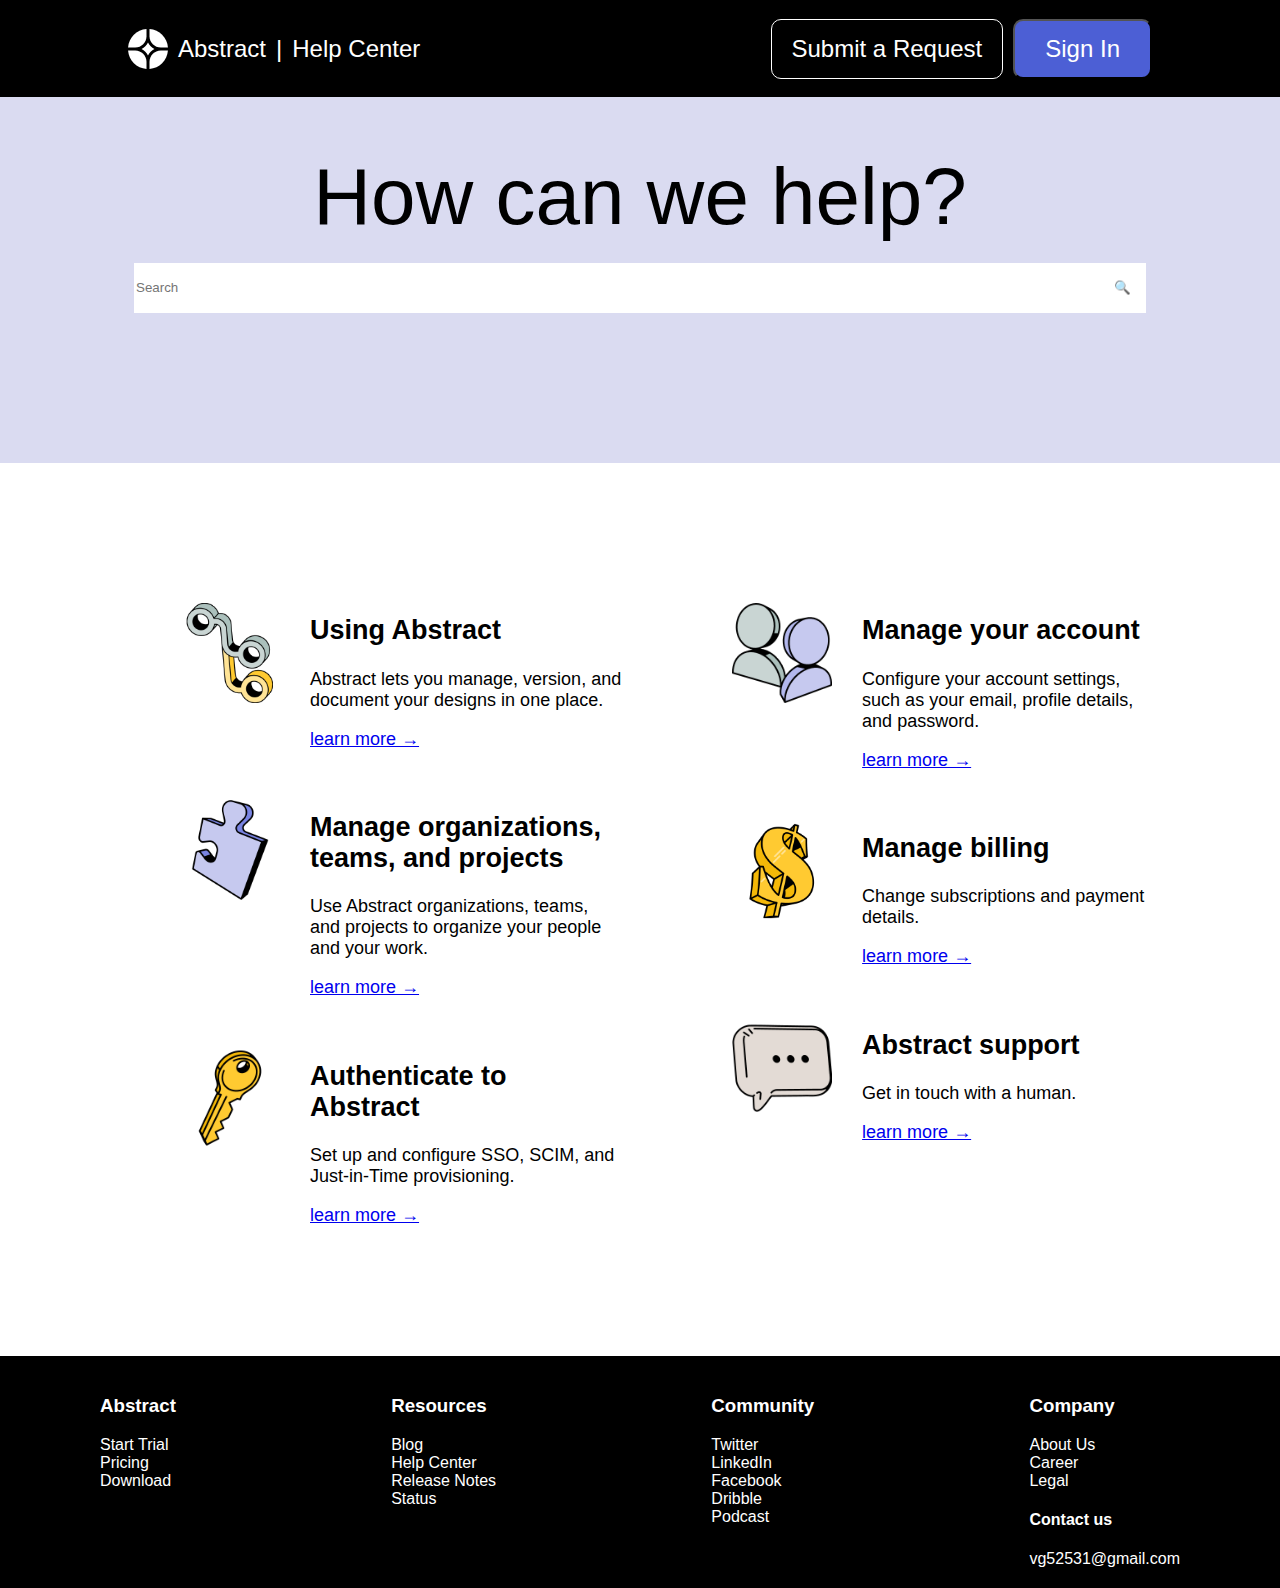
<file: Assignments/002-Abstract/index.html>
<!DOCTYPE html>
<html lang="en">
<head>
    <meta charset="UTF-8">
    <meta name="viewport" content="width=device-width, initial-scale=1.0">
    <title>Abstract</title>
    <link rel="stylesheet" href="./CSS/style.css">
</head>
<body style="margin: 0px;">
    <nav class="navigation-bar" >
        <!-- left -->
         <div class="left">
            <img src="./Assets/Images/logoipsum-299.svg" alt="logo">
            <p class="abstract-text">Abstract</p>
            <p style="color: white; font-size: x-large;">|</p>
            <a href="#" class="help-center-link">Help Center</a>
         </div>
        
        <!-- Right -->
         <div class="Right">
            <ul class="right-container">
                <li><button class="submit-request-button">Submit a Request</button></li>
                <li><button class="sign-in-button">Sign In</button></li>
            </ul>
         </div>
    </nav>
     <section class="search-section">
        <div class="search-section-container">
            <h1>How can we help?</h1>
            <div class="search-box">
                <form action="#">
                    <input type="text" name="search" id="search-area" placeholder="Search">
                    <button type="submit">&#x1F50D</button>
                </form>
            </div>
        </div>
     </section>
     <section class="content-area">
        <div class="content-area-container">
            <ul class="left-content-area-container">
                <li class="content-area-element">
                    <div class="content-area-element-img">
                        <img src="./Assets/Images/using-abstract.png" alt="using abstract">
                    </div>
                    <div class="content-area-element-text">
                        <h2>Using Abstract</h2>
                        <p>Abstract lets you manage, version, and document your designs in one place.</p>
                        <a href="#">learn more &#x2192;</a>
                    </div>
                    
                </li>

                <li class="content-area-element">
                    <div class="content-area-element-img">
                        <img src="./Assets/Images/Manage-organizations.png" alt="Manage organizations, teams, and projects">
                    </div>
                    <div class="content-area-element-text">
                        <h2>Manage organizations, teams, and projects</h2>
                        <p>Use Abstract organizations, teams, and projects to organize your people and your work.</p>
                        <a href="#">learn more &#x2192;</a>
                    </div>

                </li>

                <li class="content-area-element">
                    <div class="content-area-element-img">
                        <img src="./Assets/Images/Authenticate-to-Abstract.png" alt="Authenticate to Abstract">
                    </div>
                    <div class="content-area-element-text">
                        <h2>Authenticate to Abstract</h2>
                        <p>Set up and configure SSO, SCIM, and Just-in-Time provisioning.</p>
                        <a href="#">learn more &#x2192;</a>
                    </div>
                    
                </li>
            </ul>
        </div>

        <div class="content-area-container">
            <ul class="right-content-area-container">
                <li class="content-area-element">
                    <div class="content-area-element-img">
                        <img src="./Assets/Images/Manage-your-account.png" alt="Manage your account">
                    </div>
                    <div class="content-area-element-text">
                        <h2>Manage your account</h2>
                        <p>Configure your account settings, such as your email, profile details, and password.</p>
                        <a href="#">learn more &#x2192;</a>
                    </div>
                    
                </li>

                <li class="content-area-element">
                    <div class="content-area-element-img">
                        <img src="./Assets/Images/Manage-billing.png" alt="Manage billing">
                    </div>
                    <div class="content-area-element-text">
                        <h2>Manage billing</h2>
                        <p>Change subscriptions and payment details.</p>
                        <a href="#">learn more &#x2192;</a>
                    </div>
                </li>

                <li class="content-area-element">
                    <div class="content-area-element-img">
                        <img src="./Assets/Images/Abstract-support.png" alt="Abstract support">
                    </div>
                    <div class="content-area-element-text">
                        <h2>Abstract support</h2>
                        <p>Get in touch with a human.</p>
                        <a href="#">learn more &#x2192;</a>
                    </div>
                </li>
            </ul>
        </div>
     </section>
     <footer>
        <div class="footer-area">
            <div class="Abstract outer-footer-element-container">
                <h3>Abstract</h3>
                <ul class="footer-element-container">
                    <li><a href="#">Start Trial</a></li>
                    <li><a href="#">Pricing</a></li>
                    <li><a href="#">Download</a></li>
                </ul>
            </div>

            <div class="Resources outer-footer-element-container">
                <h3>Resources</h3>
                <ul class="footer-element-container">
                    <li><a href="#">Blog</a></li>
                    <li><a href="#">Help Center</a></li>
                    <li><a href="#">Release Notes</a></li>
                    <li><a href="#">Status</a></li>
                </ul>
            </div>

            <div class="Community outer-footer-element-container">
                <h3>Community</h3>
                <ul class="footer-element-container">
                    <li><a href="">Twitter</a></li>
                    <li><a href="">LinkedIn</a></li>
                    <li><a href="">Facebook</a></li>
                    <li><a href="">Dribble</a></li>
                    <li><a href="">Podcast</a></li>
                </ul>
            </div>

            <div class="Company outer-footer-element-container">
                <h3>Company</h3>
                <ul class="footer-element-container">
                    <li><a href="#">About Us</a></li>
                    <li><a href="#">Career</a></li>
                    <li><a href="#">Legal</a></li>
                </ul>
                <h4>Contact us</h4>
                <a href="mailto:vg52531@gmail.com">vg52531@gmail.com</a>
            </div>
        </div>
     </footer>
</body>
</html>
</file>
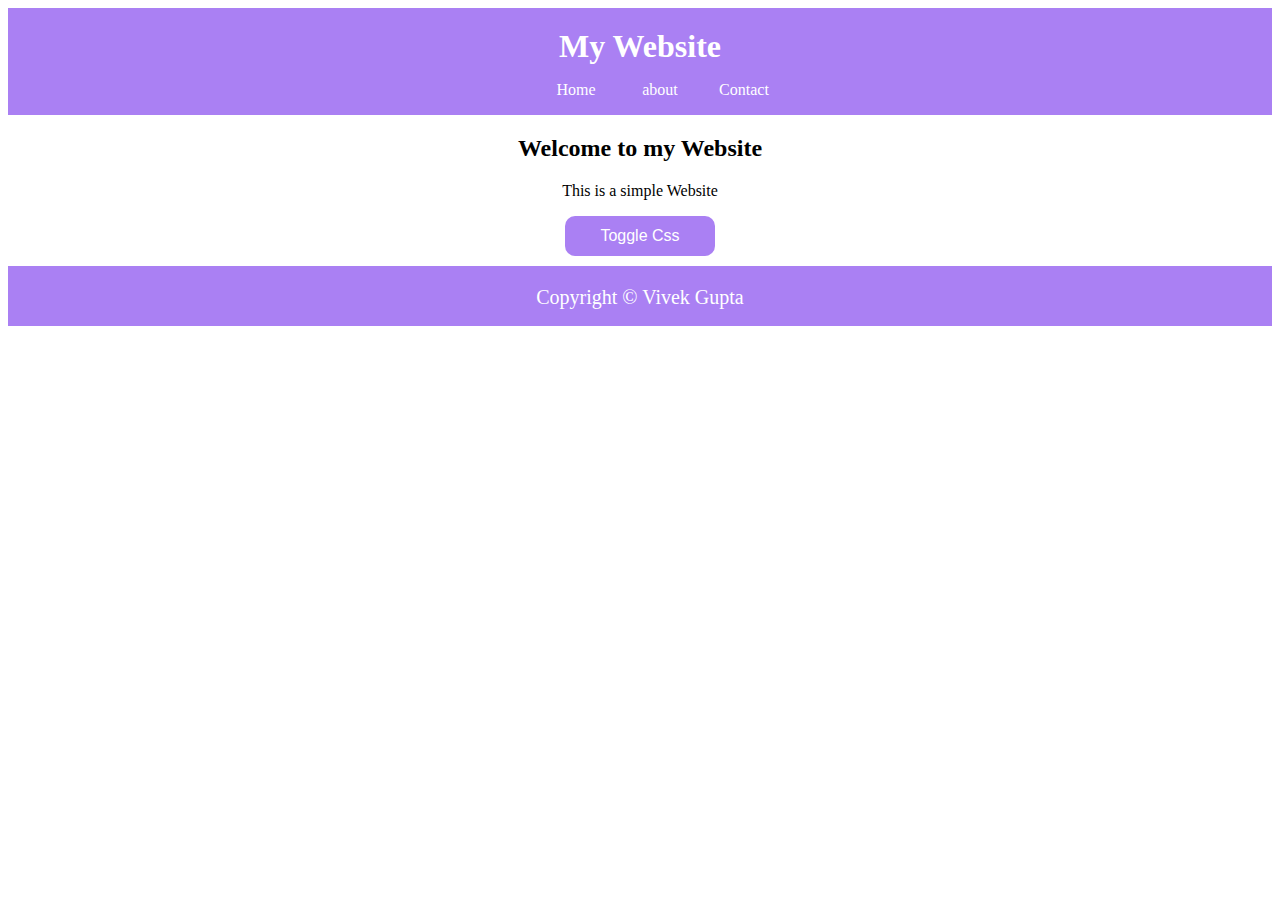
<file: Assignments/Practice/just-add-css/index.html>
<!DOCTYPE html>
<html lang="en">
<head>
    <meta charset="UTF-8">
    <meta name="viewport" content="width=device-width, initial-scale=1.0">
    <title>Document</title>
    <link rel="stylesheet" href="./CSS/style.css">
</head>
<body>
    <h1 class="MainHeading">My Website</h1>
    <nav class="navigationArea">
        <ul>
            <li><a href="#">Home</a></li>
            <li><a href="#">about</a></li>
            <li><a href="#">Contact</a></li>
        </ul>
    </nav>
    <h2>Welcome to my Website</h2>
    <p>This is a simple Website</p>
    <div class="button">
        <button>Toggle Css</button>
    </div>
    <footer>Copyright © Vivek Gupta</footer>
</body>
</html>
</file>
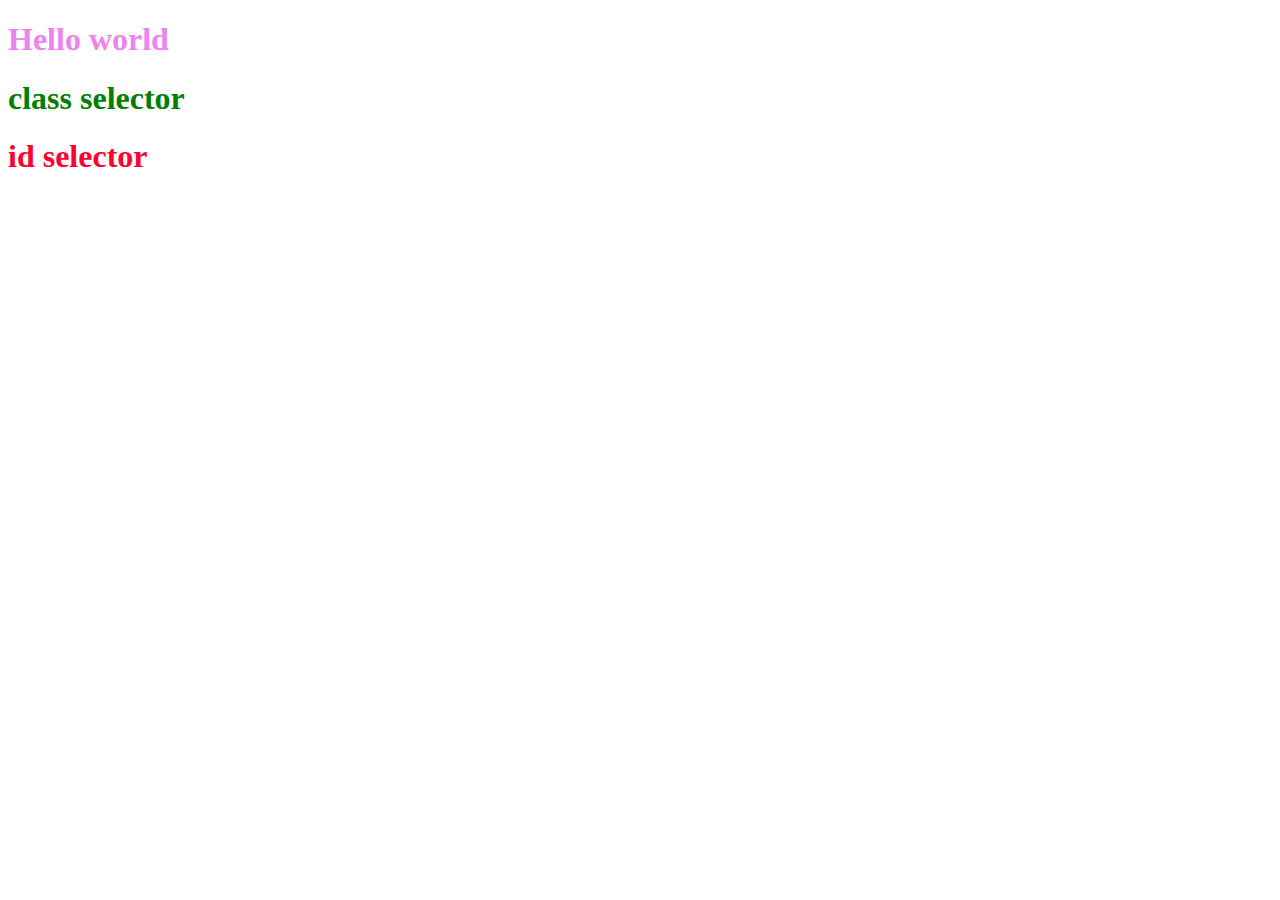
<file: Day5/external_css.html>
<!DOCTYPE html>
<html lang="en">
<head>
    <meta charset="UTF-8">
    <meta name="viewport" content="width=device-width, initial-scale=1.0">
    <title>external CSS</title>
    <link rel="stylesheet" href="./CSS/style.css">
</head>
<body>
    <!-- External css -->
    <h1>Hello world</h1>
    <!-- class selector -->
    <h1 class="heading_1">class selector</h1>
    <!-- id selector -->
    <h1 class="heading_1" id="heading_dupe">id selector</h1>
</body>
</html>
</file>
<file: Day10/CSS/style.css>
.container
{
    height: 80vh;
    background-color: bisque;
    border: 2px black solid;
    border-radius: 12px;
    display: flex;
    flex-direction: row;
    /* justify content main axis,(x axis if flex direction is row, y axis if flex dirextion is column), i.e. direction in which flex direction is in */
    justify-content: space-around ;
    /* align item is for the other remaining axis, i.e y axis in case of flex direction is row, x axis in case of flex direction is column */
    align-items:flex-start;
    flex-wrap: wrap;
    /* align-content: center; */
}
.container .box
{
    height: 70px;
    width: 70px;
    margin: 20px;
    border: 2px solid black;
    border-radius: 10px;
}

#box1
{
    background-color: purple;
}

#box2
{
    background-color: blue;
}

#box3
{
    background-color: red;
}

#box4
{
    background-color: green;
}

#box5
{
    background-color: yellow;
}
</file>
<file: Day6/css/style.css>
@import url('https://fonts.googleapis.com/css2?family=Playwrite+ES:wght@100..400&display=swap');
.box{
    /* height: 450px; */
    width: 200px;
    border: solid black 3px;
    border-color: darkviolet;
    border-radius: 50px;
    padding: 20px;
    color: rgb(139, 0, 37);
    font-family: "Playwrite ES", cursive;
    font-size: 20px;
    margin-bottom: 50px;
}

.divClass
{
    background-color: aqua;
    /* height: 900px; */
    width: 250px;
    /* border: solid black 2px; */
    padding: 20px;
    border-width: 20px;
    border-style: ridge;
    border-color: rgb(255, 0, 191);
    border-radius: 50px;
    margin: 20px;
    font-family: cursive;
    font-size: 20px;
}
</file>
<file: Day7/CSS/style.css>
body
{
    height: 500vh;
    /* width: 95vw; */
    background-image: url("../Assets/Images/cat_img.jpg");
    background-repeat: no-repeat;
    background-size: cover;
    background-attachment: scroll;
    background-position: center;
} 
.container
{
    border: solid beige 2px;
    padding: 5px;
    margin: 2px;
    background-color: rgba(253, 216, 5, 0.199);
}

.colorName
{
    border: solid 2px black;
    margin-bottom: 2px;
    color: aqua;
}

.colorHex
{
    border: solid 2px black;
    margin-bottom: 2px;
    color: #00ffff
}

.colorRGB
{
    border: solid 2px black;
    margin-bottom: 2px;
    color: rgb(0, 255, 255)
}

.colorRGBA
{
    border: solid 2px black;
    margin-bottom: 2px;
    color: rgba(0, 255, 255, 0.734);
}
</file>
<file: Day8/CSS/style.css>
.Box
{
    top: 20px;
    left: 20px;
    position: static;
    height: 200px;
    width: 200px;
    border: 1px solid black;
    padding: 20px;
    background-color: yellow;
}

.num2
{
    top: 5px;
    left: 10px;
    position: relative;
    height: 200px;
    width: 200px;
    border: 1px solid black;
    padding: 20px;
    background-color: yellow;
}

.parent
{
    background-color: gray;
    border: 1px solid black;
    height: 200px;
    width: 200px;
    position: relative;
}

.absBox
{
    background-color: green;
    border: 1px solid black;
    height: 100px;
    width: 100px;
    position: absolute;
    top: 20px;
    left: 20px;
}

.fixedPos
{
    height: 100px;
    width: 100px;
    position: fixed;
    background-color: rgba(0, 255, 255, 0.174);
    color: rgba(137, 43, 226, 0.17);
    border: 1px solid rgb(251, 4, 99);
}
.image2
{
    position: sticky;
    top: 10px;
    border: 10px solid black;
    padding: 2px;
}

.floatAndClear 
{
    .floatingBox
    {
        float: left;
        height: 150px;
        width: 50px;
        background-color: darkkhaki;
        /* clear: both; */
    }
    .clearText
    {
        clear: left;
    }
}
</file>
<file: Day9/CSS/style.css>
div
{
    height: 100px;
    width: 100px;
    border: 2px black dashed;
    background-color: burlywood;
    margin: 5px;
    /* text-align: center; */
}
</file>
<file: Assignments/001-Lobe/CSS/style.css>
@import url('https://fonts.googleapis.com/css2?family=Poppins:ital,wght@0,100;0,200;0,300;0,400;0,500;0,600;0,700;0,800;0,900;1,100;1,200;1,300;1,400;1,500;1,600;1,700;1,800;1,900&display=swap');
*
{
    /* margin: 10px; */
    padding: 0px;
    box-sizing: border-box;
    font-family: "Poppins", sans-serif;
}

/* Navigation styling starts here */
.nav-container
{
    position: fixed;
    width: 100%;
    top: 0px;
    left: 0px;
    right: 0px;
    z-index: 100;
    height: 64px;
    background-color: rgba(255, 255, 255, 0.43);
    backdrop-filter: blur( 2px );    
    display: flex;
    justify-content: space-between;
    padding: 15px;
    box-shadow: 5px 5px 50px;
}

.nav-links-container
{
    display: flex;
    width: 30%;
    justify-content: space-between;
    align-items: center;
    padding: 4px;
}

.nav-link
{
    list-style: none;
    display: inline-block;
}

.nav-link:hover
{
    transform: scale(1.4);

}
.nav-link-item
{
    text-decoration: none;
    font-size: 1.1rem;
    color: #767676;
}
.nav-link-item:hover
{
    color: #333;
}

.downloadButton
{
    display: flex;
    justify-content: center;
    align-items: center;
    background-color: #04dbb2;
    padding: 0.8rem 2rem 0.8rem 2rem;
    font-size: 1rem;
    color: white;
    height: 40px;
    border: none;
    border-radius: 20px;

}
.downloadButton:hover
{
    background-color: #03a889
}
/* Navigation styles ends here */

/* Hero section styles starts here */
.section
{
    padding-top: 5rem;
}
.hero-container
{
    display: flex;
    flex-direction: column;
    justify-content: center;
    align-items: center;
    text-align: center;
    padding: 0rem 5rem;
    gap: 6rem;
}
.upper-hero-container
{
    display: flex;
    flex-direction: column;
    justify-content: center;
    align-items: center;
}

.upper-title
{
    font-size: 4rem;
    color: #333;
}
.description
{
    font-size: 1.6rem;
    width: 60%;
    font-weight: 300;
    color: #333;
}
.middle-hero-container
{
    height: 80vh;
    width: 90vw;
    background-color: #e8edf0;
    border-radius: 30px;
    display: flex;
    justify-content: center;
    align-items: center;
}
.middle-hero-container:hover
{
    box-shadow: 0 40px 50px rgba(0, 0, 0, 0.126);
}
.lower-hero-container
{
    display: flex;
    flex-direction: column;
    justify-content: center;
    align-items: center;
    gap: 2rem;
}
.lower-title
{
    font-size: 4rem;
    color: #333;
    width: 70%;
}
.horizontal-rule-after-hero-section
{
    width: 90%;
    color: #767676;
}
/* Hero section styles end here */

/* Footer styles starts here */
.footer
{
    display: flex;
    justify-content: center;
    align-items: center;
    margin: 0% 10%;
}
.footer-component-column
{
    width: 20%;
    /* height: 10%; */
    margin: 25px;
    display: flex;
    flex-direction: column;
    justify-content: center;
    align-items: center;
}
.footer-link-item
{
    text-decoration: none;
    white-space: nowrap;
    color: #767676;
}

.footer-link-container
{
    list-style: none;
    display: inline;
}
.footer-link:hover
{
    transform: scale(1.1);
    color: #333;
}
.copyright-info
{
    margin: 25px;
}

/* Footer styles ends here */
</file>
<file: Assignments/002-Abstract/CSS/style.css>
body
{
    font-family: sans-serif;
}
.navigation-bar
{
    display: flex; 
    align-items: center;
    justify-content:space-between ;
    background-color: black;
    padding: 0.2% 10%;
}
.abstract-text
{
    color: white;
    font-size: x-large;
}
.help-center-link
{
    color: white;
    font-size: x-large;
    text-decoration: none;
}
.help-center-link:hover
{
    text-decoration: underline;
}

.navigation-bar div
{
    display: flex; 
    align-items: center;
    justify-content: space-between;
    gap: 10px;
}
.right-container
{
    display: flex; 
    align-items: center;
    justify-content: space-between;
    gap: 10px;
    list-style: none;
    gap: 10px;
}

.submit-request-button
{
    height: 60px;
    font-size: x-large;
    background-color: black;
    color: white;
    border: white solid 1px;
    border-radius: 10px;
    padding: 2px 20px;
}
.sign-in-button
{
    color: white;
    background-color: #4C5FD5;
    border-radius: 10px;
    height: 60px;
    font-size: x-large;
    padding: 2px 30px;
}
.sign-in-button:hover
{
    background-color: white;
    color: black;
}
.search-section
{
    background-color: #dadbf1;
    display: flex;
    justify-content: center;
    align-items: center;
}
.search-section-container
{
    text-align: center;
}
.search-section-container h1
{
    font-size: 5rem;
    font-weight: 540;
    margin-bottom: 20px;
    /* padding: 10px; */
}
.search-box
{
    display: flex;
    justify-content: center;
    align-items: center ;
}
.search-box
{
    position: relative;
    margin-bottom: 150px;
}
#search-area
{
    height: 3rem;
    width: 60rem;
    border: none;
}
button[type="submit"]
{
    position: relative;
    height: 3.12rem;
    width: 3rem;
    background-color: #ffffff;
    border: none;
}

.search-box form
{
    align-items: center;
    display: flex;
}
.content-area img
{
    height: 100px;
    width: 100px;
}

.content-area
{
    display: flex;
    padding: 100px;
}

.content-area ul
{
    /* display: flex; */
    list-style: none;
}

.content-area-element
{
    display: flex;
}

.content-area-element-text
{
    margin: 10px;
    font-size: large;
}

.content-area-element-img
{
    margin: 20px;
}
.content-area-container li
{
    margin: 20px;
}
.footer-area
{
    display: flex;
    background-color: black;
    color: white;
    justify-content: space-between;
}
.footer-element-container
{
    padding: 0px;
    list-style: none;
    
}
.outer-footer-element-container a
{
    text-decoration: none;
    color: white;
}

.outer-footer-element-container a:hover
{
    text-decoration: underline;
}
.outer-footer-element-container
{
    margin: 20px 100px;
}
</file>
<file: Assignments/Practice/just-add-css/CSS/style.css>
body h1
{
    background-color: #aa80f3;
    text-align: center;
    color: #fff;
    margin: 0px;
    padding-top: 20px;
    /* border: black solid 2px; */

}
body nav
{
    display: block ;
    margin:0px;
    background-color: #aa80f3;
    text-align: center;
     ul
    {
        /* text-align: center; */
        display: inline-block;
        list-style: none;
    }
    li
    {
        a{color: #fff; text-decoration: none;}
        display: inline-block;
        /* margin: 0px 10px 0px 10px;
        padding: 0px 20px 0px 10px; */
        /* height: 30px; */
        width: 80px;
        /* border: black solid 2px; */
    }
}
body h2
{   
    text-align:center;
}
body p
{
    text-align: center;
}
body button
{
    display: inline-block;
    text-align: center;
    border: none;
    border-radius: 10px;
    background-color: #aa80f3;
    height: 40px;
    width: 150px;
    color: #fff;
    font-size: 16px;
    /* justify-content: center; */

}
.button
{
    text-align: center;
}
body footer
{
    display: block;
    background-color: #aa80f3;
    /* margin: 20px 0px; */
    margin-top: 10px;
    padding: 20px;
    color: #fff;
    height: 20px;
    text-align: center;
    text-justify: center;
    font-size: 20px;

}
</file>
<file: Day5/CSS/style.css>
h1{
    color: violet;
}

.heading_1
{
    color: green;
}

#heading_dupe
{
    color: rgb(252, 1, 51);
}
</file>
